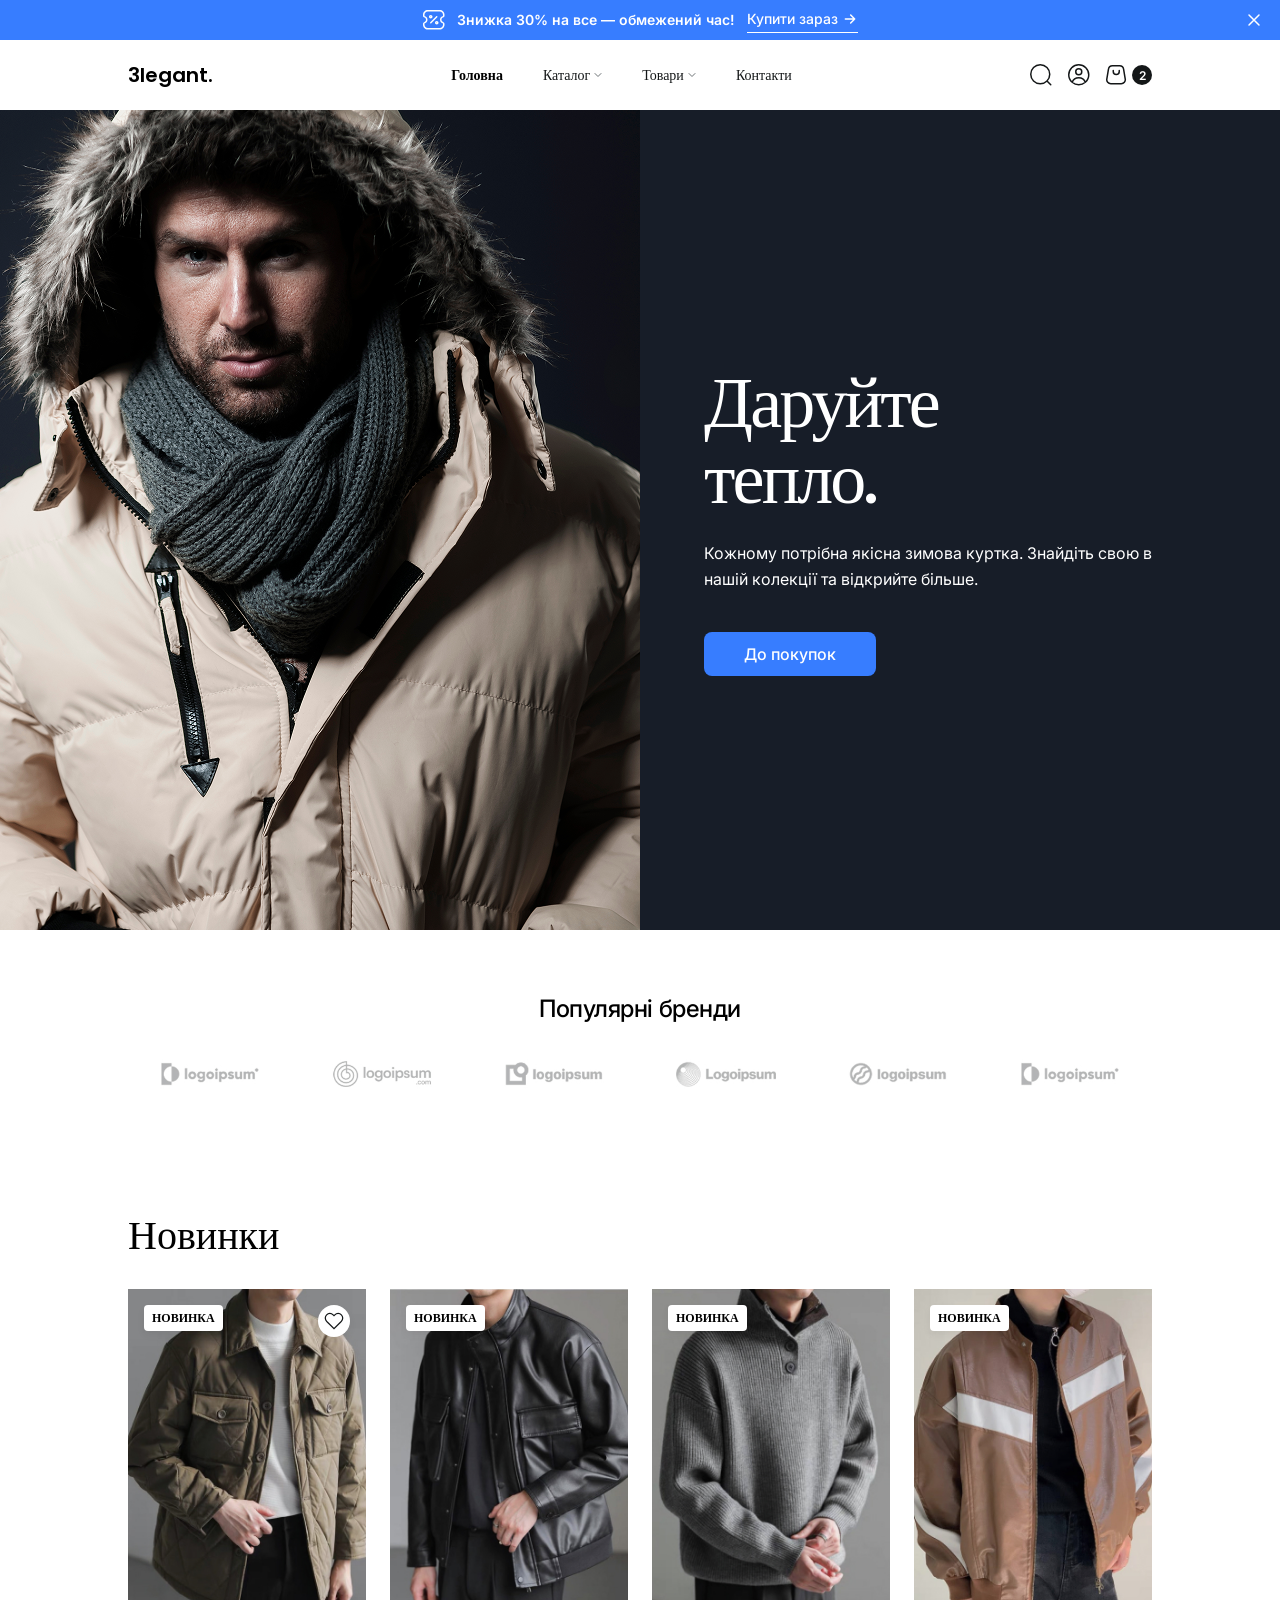
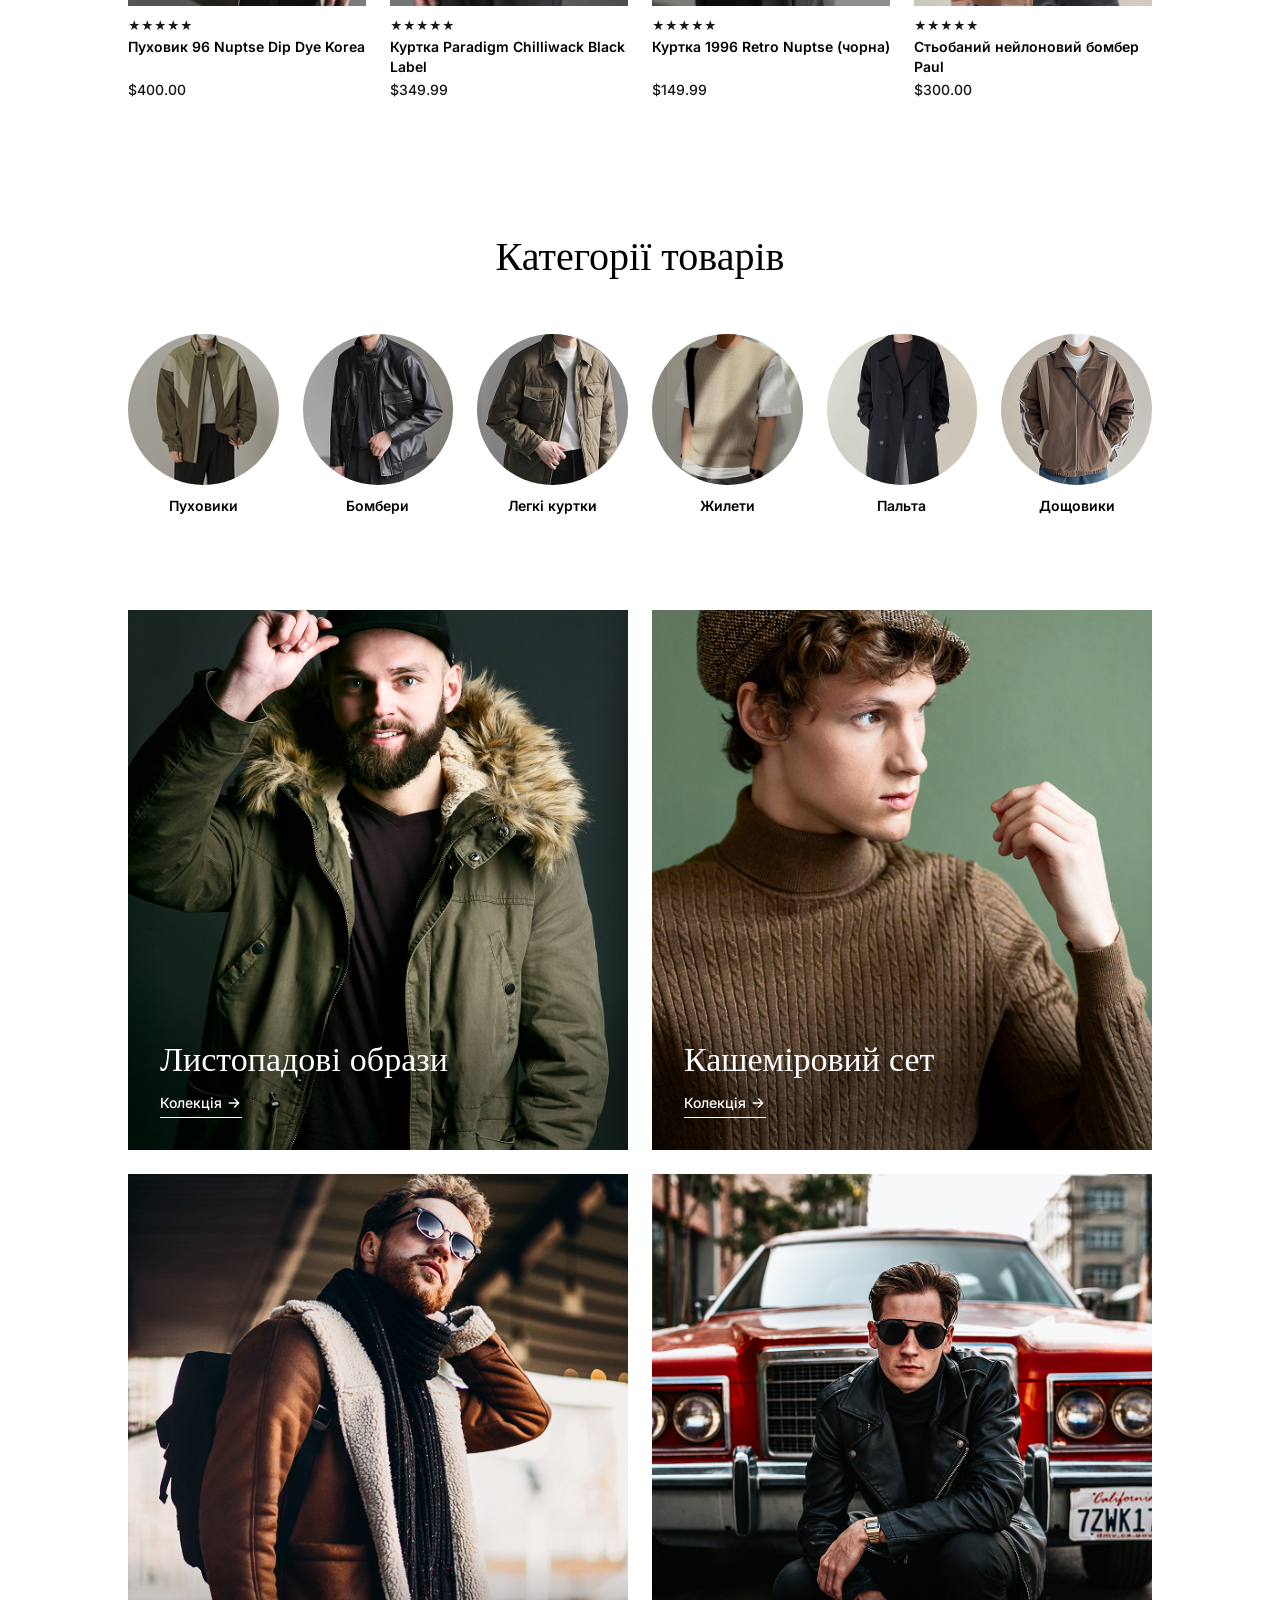
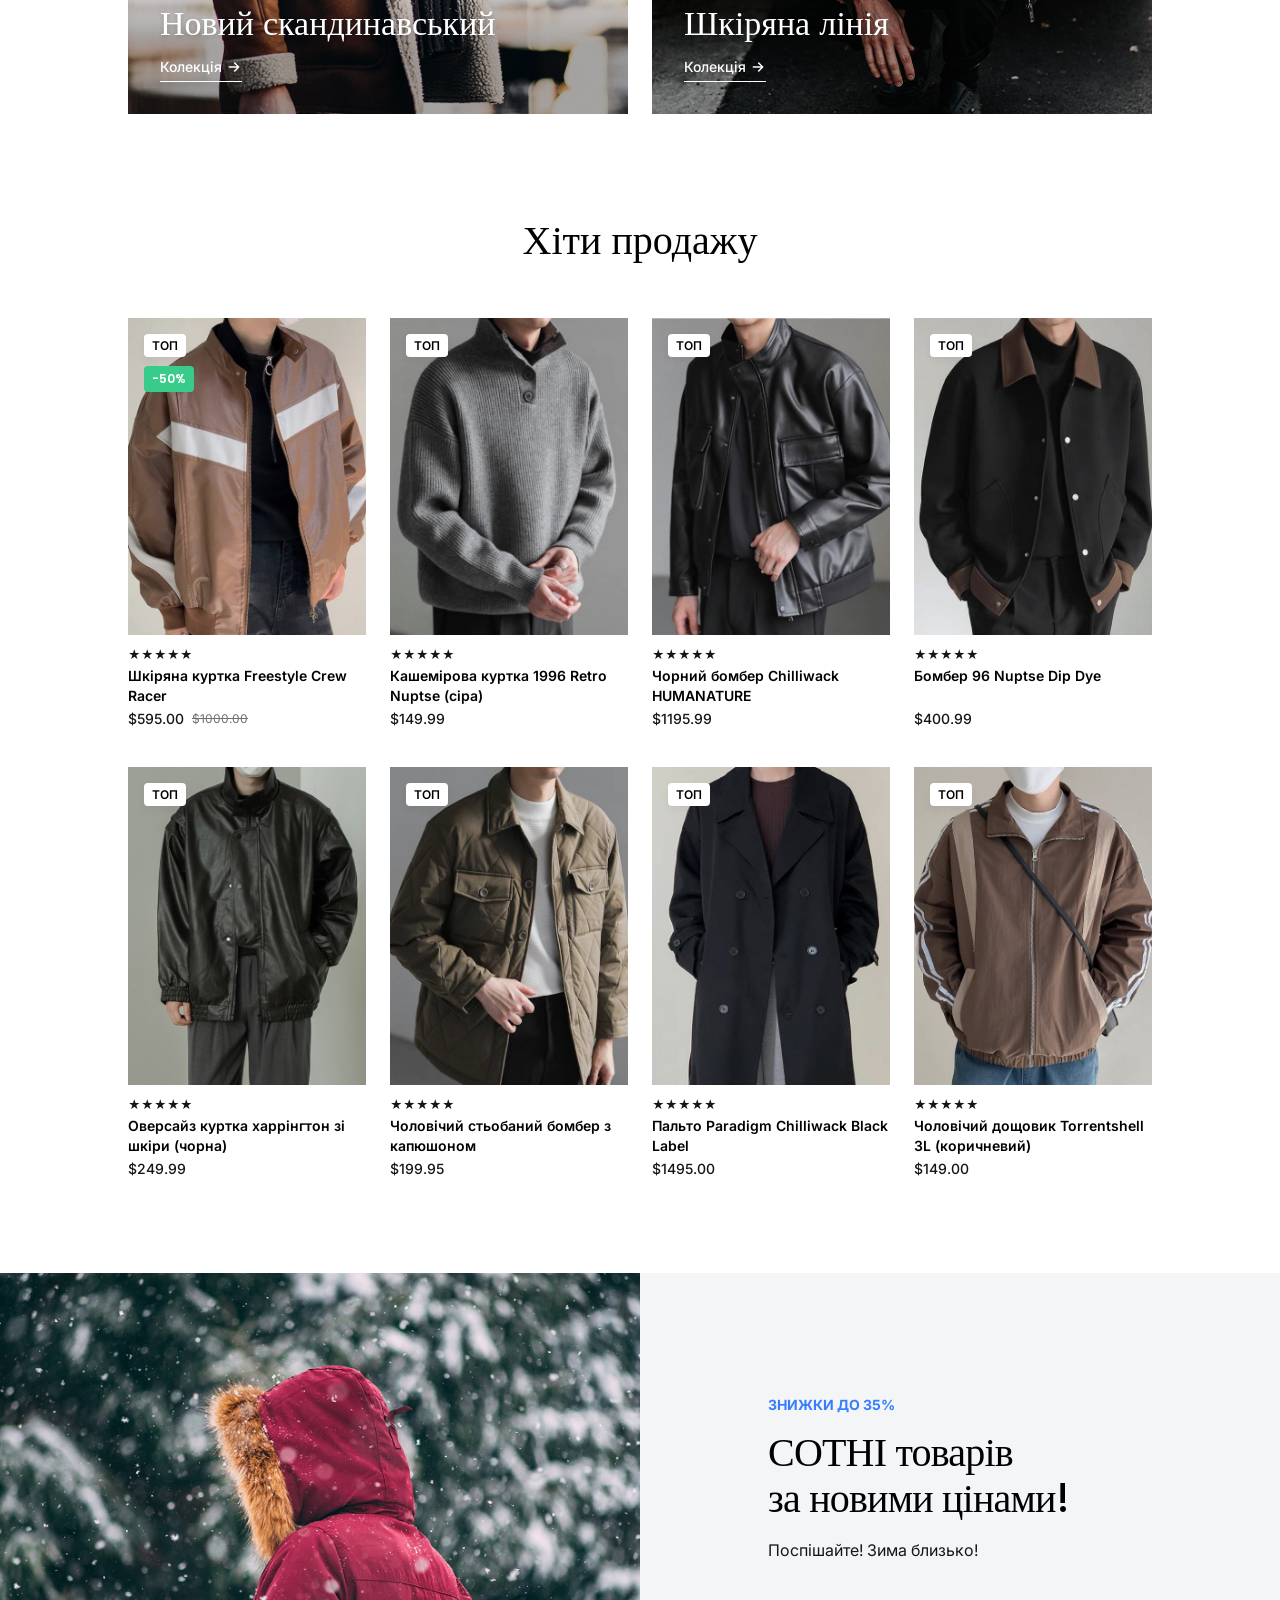
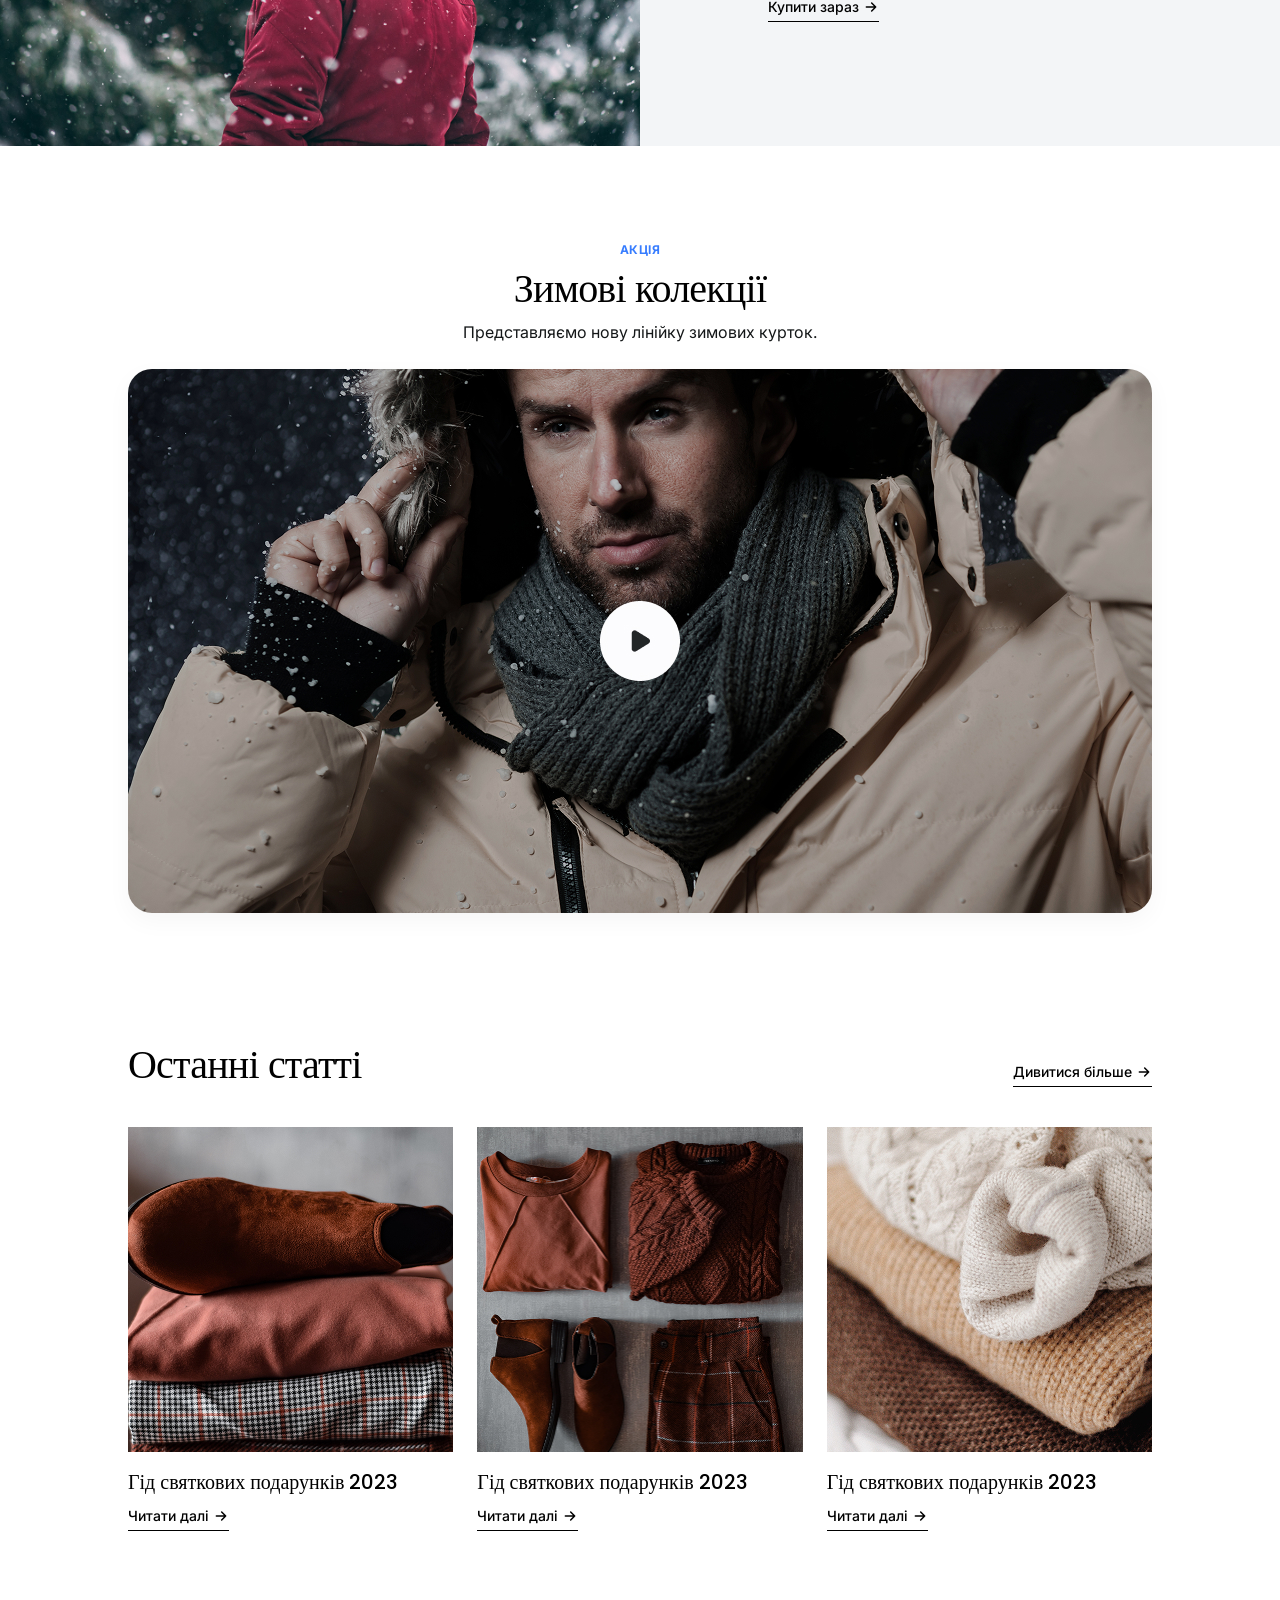
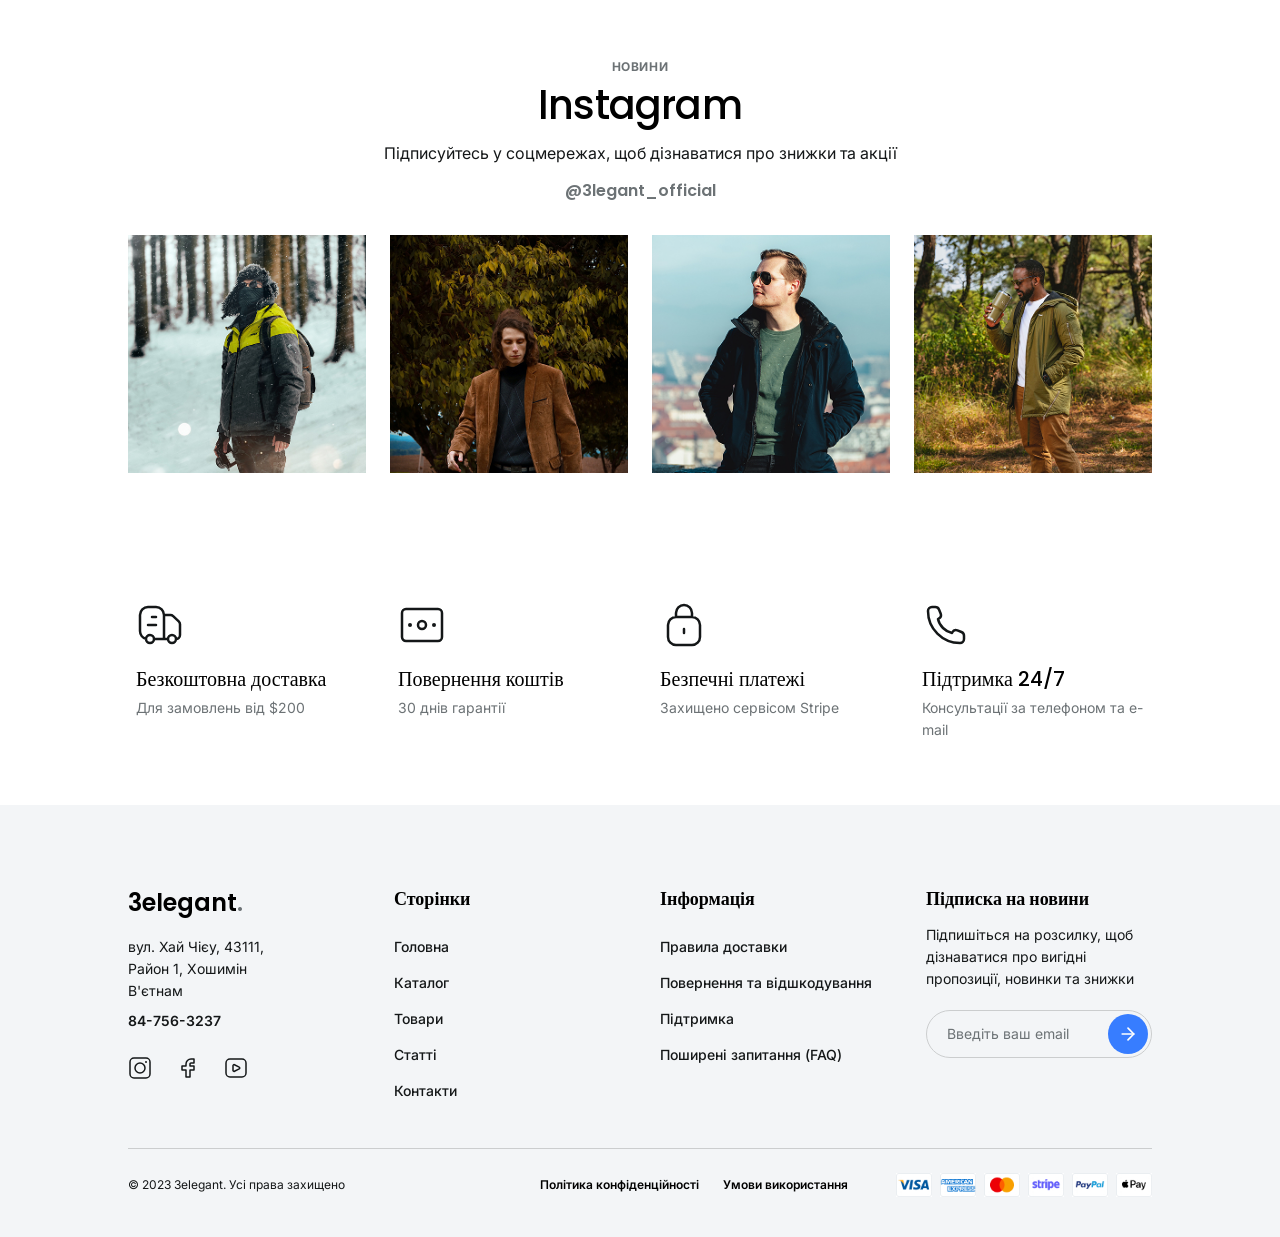
<file: index.html>
<!DOCTYPE html>
<html lang="uk">
<head>
  <meta charset="UTF-8">
  <meta name="viewport" content="width=device-width, initial-scale=1.0">
  <title>3legant</title>
  <script src="assets/js/script.js" defer></script>
  <link rel="stylesheet" href="assets/css/style.css">
</head>


<div class="cart-modal-overlay" id="cartModal">
  <div class="cart-modal">
    <div class="cart-modal-header">
      <h2>Ваш кошик</h2>
      <button class="cart-close-btn" id="closeCart" aria-label="Закрити"></button>
    </div>
    <div class="cart-modal-body">
      <p>Товарів у кошику: <strong>1</strong></p>
      <div class="cart-item-sample">
        <span>Трекінгова куртка Gore-Tex Pro</span>
        <strong>$310.00</strong>
      </div>
    </div>
    <div class="cart-modal-footer">
      <button type="button" class="btn-buy-full">Оформити замовлення</button>
    </div>
  </div>
</div>

<body>

  <div class="notification-bar">
    <div class="notification-content">
      
      <div class="text-icon-group">
        <svg width="22" height="20" viewBox="0 0 22 20" fill="none" xmlns="http://www.w3.org/2000/svg">
          <path d="M19.7681 12.5856L19.5227 13.2944H19.5227L19.7681 12.5856ZM19.7681 6.91437L20.0135 7.6231V7.6231L19.7681 6.91437ZM1.73189 12.5856L1.97727 13.2944H1.97727L1.73189 12.5856ZM1.73189 6.91437L1.48652 7.6231L1.48652 7.6231L1.73189 6.91437ZM14.2803 7.28033C14.5732 6.98744 14.5732 6.51256 14.2803 6.21967C13.9874 5.92678 13.5126 5.92678 13.2197 6.21967L14.2803 7.28033ZM7.21967 12.2197C6.92678 12.5126 6.92678 12.9874 7.21967 13.2803C7.51256 13.5732 7.98744 13.5732 8.28033 13.2803L7.21967 12.2197ZM4.75 18C2.95507 18 1.5 16.5449 1.5 14.75H0C0 17.3734 2.12665 19.5 4.75 19.5V18ZM20 14.75C20 16.5449 18.5449 18 16.75 18V19.5C19.3734 19.5 21.5 17.3734 21.5 14.75H20ZM16.75 1.5C18.5449 1.5 20 2.95507 20 4.75H21.5C21.5 2.12665 19.3734 0 16.75 0V1.5ZM4.75 0C2.12665 0 0 2.12665 0 4.75H1.5C1.5 2.95507 2.95507 1.5 4.75 1.5V0ZM20.0135 11.8769C19.1315 11.5716 18.5 10.7336 18.5 9.75H17C17 11.3924 18.0554 12.7863 19.5227 13.2944L20.0135 11.8769ZM18.5 9.75C18.5 8.76644 19.1315 7.92844 20.0135 7.6231L19.5227 6.20565C18.0554 6.71367 17 8.10761 17 9.75H18.5ZM3 9.75C3 10.7336 2.36845 11.5716 1.48652 11.8769L1.97727 13.2944C3.44461 12.7863 4.5 11.3924 4.5 9.75H3ZM1.48652 7.6231C2.36845 7.92844 3 8.76644 3 9.75H4.5C4.5 8.10762 3.44462 6.71367 1.97727 6.20565L1.48652 7.6231ZM21.5 5.75V4.75H20V5.75H21.5ZM20 13.75V14.75H21.5V13.75H20ZM0 13.75V14.75H1.5V13.75H0ZM1.5 5.75V4.75H0V5.75H1.5ZM16.75 18H4.75V19.5H16.75V18ZM16.75 0H4.75V1.5H16.75V0ZM1.48652 11.8769C0.807846 12.1119 0 12.7475 0 13.75H1.5C1.5 13.6941 1.52081 13.6208 1.60172 13.5313C1.6866 13.4373 1.81974 13.3489 1.97727 13.2944L1.48652 11.8769ZM20.0135 7.6231C20.6922 7.38813 21.5 6.75246 21.5 5.75H20C20 5.80587 19.9792 5.87917 19.8983 5.96871C19.8134 6.06265 19.6803 6.15111 19.5227 6.20565L20.0135 7.6231ZM1.97727 6.20565C1.81974 6.15111 1.6866 6.06265 1.60172 5.96871C1.52081 5.87917 1.5 5.80587 1.5 5.75H0C0 6.75246 0.807846 7.38813 1.48652 7.6231L1.97727 6.20565ZM19.5227 13.2944C19.6803 13.3489 19.8134 13.4373 19.8983 13.5313C19.9792 13.6208 20 13.6941 20 13.75H21.5C21.5 12.7475 20.6922 12.1119 20.0135 11.8769L19.5227 13.2944ZM8 6.75C8 6.88807 7.88807 7 7.75 7V8.5C8.7165 8.5 9.5 7.7165 9.5 6.75H8ZM7.75 7C7.61193 7 7.5 6.88807 7.5 6.75H6C6 7.7165 6.7835 8.5 7.75 8.5V7ZM7.5 6.75C7.5 6.61193 7.61193 6.5 7.75 6.5V5C6.7835 5 6 5.7835 6 6.75H7.5ZM7.75 6.5C7.88807 6.5 8 6.61193 8 6.75H9.5C9.5 5.7835 8.7165 5 7.75 5V6.5ZM14 12.75C14 12.8881 13.8881 13 13.75 13V14.5C14.7165 14.5 15.5 13.7165 15.5 12.75H14ZM13.75 13C13.6119 13 13.5 12.8881 13.5 12.75H12C12 13.7165 12.7835 14.5 13.75 14.5V13ZM13.5 12.75C13.5 12.6119 13.6119 12.5 13.75 12.5V11C12.7835 11 12 11.7835 12 12.75H13.5ZM13.75 12.5C13.8881 12.5 14 12.6119 14 12.75H15.5C15.5 11.7835 14.7165 11 13.75 11V12.5ZM13.2197 6.21967L7.21967 12.2197L8.28033 13.2803L14.2803 7.28033L13.2197 6.21967Z" fill="#FEFEFE"/>
        </svg>
        <span class="promo-text">Знижка 30% на все — обмежений час!</span>
      </div>
      
      <a href="#" class="shop-now-btn">
        Купити зараз
        <svg width="16" height="16" viewBox="0 0 16 16" fill="none" xmlns="http://www.w3.org/2000/svg">
          <path d="M3.33331 8H12.6666M12.6666 8L8.66665 4M12.6666 8L8.66665 12" stroke="currentColor" stroke-width="1.5" stroke-linecap="round" stroke-linejoin="round"/>
        </svg>
      </a>
      
    </div>
    
    <button class="close-btn" aria-label="Закрити сповіщення">
      <svg width="20" height="20" viewBox="0 0 20 20" fill="none" xmlns="http://www.w3.org/2000/svg">
        <path d="M15 5L5 15M5 5L15 15" stroke="currentColor" stroke-width="1.5" stroke-linecap="round" stroke-linejoin="round"/>
      </svg>
    </button>
  </div>

  <header class="main-header">
    <div class="header-container">
      <button class="burger-menu" aria-label="Відкрити меню">
        <span></span>
        <span></span>
        <span></span>
      </button>

      <a href="#" class="logo">3legant.</a>

      <nav class="nav-menu">
        <a href="#home" class="nav-link active">Головна</a>
        <a href="catalog.html" class="nav-link dropdown">Каталог</a>
        <a href="product.html" class="nav-link dropdown">Товари</a>
        <a href="contact.html" class="nav-link">Контакти</a>
      </nav>

      <div class="header-icons">
        <button class="icon-btn search-btn" aria-label="Пошук">
          <svg width="22" height="22" viewBox="0 0 22 22" fill="none" xmlns="http://www.w3.org/2000/svg">
            <path d="M17.25 17.25L20.75 20.75M19.75 10.25C19.75 5.00329 15.4967 0.75 10.25 0.75C5.00329 0.75 0.75 5.00329 0.75 10.25C0.75 15.4967 5.00329 19.75 10.25 19.75C15.4967 19.75 19.75 15.4967 19.75 10.25Z" stroke="#141718" stroke-width="1.5" stroke-linecap="round" stroke-linejoin="round"/>
          </svg>
        </button>

        <button class="icon-btn profile-btn" aria-label="Профіль">
          <svg width="22" height="22" viewBox="0 0 22 22" fill="none" xmlns="http://www.w3.org/2000/svg">
            <path d="M17.3088 18.2988C16.3154 15.6418 13.7536 13.75 10.75 13.75C7.74638 13.75 5.1846 15.6418 4.19117 18.2988M4.19117 18.2988C5.94694 19.8256 8.24052 20.75 10.75 20.75C13.2595 20.75 15.5531 19.8256 17.3088 18.2988C19.4172 16.4654 20.75 13.7634 20.75 10.75C20.75 5.22715 16.2728 0.75 10.75 0.75C5.22715 0.75 0.75 5.22715 0.75 10.75C0.75 13.7634 2.08285 16.4654 4.19117 18.2988ZM13.75 7.75C13.75 9.40685 12.4069 10.75 10.75 10.75C9.09315 10.75 7.75 9.40685 7.75 7.75C7.75 6.09315 9.09315 4.75 10.75 4.75C12.4069 4.75 13.75 6.09315 13.75 7.75Z" stroke="#141718" stroke-width="1.5" stroke-linejoin="round"/>
          </svg>
        </button>

        <div class="cart-wrapper">
          <a href="#" class="cart-link" aria-label="Кошик">
            <svg width="21" height="20" viewBox="0 0 21 20" fill="none" xmlns="http://www.w3.org/2000/svg">
              <path d="M13.6408 0.75H6.41784C4.46248 0.75 2.79372 2.16365 2.47226 4.0924L0.805597 14.0924C0.399243 16.5305 2.27942 18.75 4.75117 18.75H15.3075C17.7792 18.75 19.6594 16.5305 19.2531 14.0924L17.5864 4.0924C17.2649 2.16365 15.5962 0.75 13.6408 0.75Z" stroke="#141718" stroke-width="1.5" stroke-linejoin="round"/>
              <path d="M7.25 5.5L7.25 6.5C7.25 8.15685 8.59315 9.5 10.25 9.5C11.9069 9.5 13.25 8.15685 13.25 6.5V5.5" stroke="#141718" stroke-width="1.5" stroke-linecap="round" stroke-linejoin="round"/>
            </svg>
          </a>
          <div class="cart-badge">2</div>
        </div>
      </div>
    </div> 
  </header>

  <section class="hero-section">
    <div class="hero-image-box">
      <img src="assets/images/header-man-in-jacket.png" alt="Чоловік у зимовій куртці" class="hero-img">
    </div>
    <div class="hero-content-box">
      <div class="hero-text-container">
        <h1 class="hero-title">Даруйте<br>тепло.</h1>
        <p class="hero-description">Кожному потрібна якісна зимова куртка. Знайдіть свою в нашій колекції та відкрийте більше.</p>
        <a href="#" class="hero-btn">До покупок</a>
      </div>
    </div>
  </section>

  <section class="brands-section">
    <h2 class="section-title-small">Популярні бренди</h2>
    <div class="brands-container">
      <div class="brands-grid">
        <div class="brand-item"><img src="assets/images/logo01.jpg" alt="Логотип 1"></div>
        <div class="brand-item"><img src="assets/images/logo04.jpg" alt="Логотип 2"></div>
        <div class="brand-item"><img src="assets/images/logo05.jpg" alt="Логотип 3"></div>
        <div class="brand-item"><img src="assets/images/logo02.jpg" alt="Логотип 4"></div>
        <div class="brand-item"><img src="assets/images/logo03.jpg" alt="Логотип 5"></div>
        <div class="brand-item"><img src="assets/images/logo6.jpg"  alt="Логотип 6"></div>
      </div>
      <div class="brands-arrows">
        <button class="arrow-btn" aria-label="Попередній бренд"></button>
        <button class="arrow-btn" aria-label="Наступний бренд"></button>
      </div>
    </div>
  </section>

  <section class="products-section">
    <div class="products-header">
      <h2 class="section-title">Новинки</h2>
      <div class="slider-dots">
        <span class="dot active"></span>
        <span class="dot"></span>
        <span class="dot"></span>
      </div>
    </div>
    
    <div class="products-slider">
      <div class="product-card">
        <div class="product-image-box">
          <span class="badge-new">НОВИНКА</span>
          <button class="wishlist-btn" aria-label="Додати до списку бажань">
            <svg width="20" height="20" viewBox="0 0 24 24" fill="none" stroke="currentColor" stroke-width="1.5"><path d="M20.84 4.61a5.5 5.5 0 0 0-7.78 0L12 5.67l-1.06-1.06a5.5 5.5 0 0 0-7.78 7.78l1.06 1.06L12 21.23l7.78-7.78 1.06-1.06a5.5 5.5 0 0 0 0-7.78z"></path></svg>
          </button>
          <img src="assets/images/placeholder.jpg" alt="Пуховик 96 Nuptse Dip Dye Korea" class="product-img">
          <button class="add-to-cart-btn">У кошик</button>
        </div>
        <div class="product-info">
          <div class="stars">★★★★★</div>
          <h3 class="product-name">Пуховик 96 Nuptse Dip Dye Korea</h3>
          <span class="product-price">$400.00</span>
        </div>
      </div>

      <div class="product-card">
        <div class="product-image-box">
          <span class="badge-new">НОВИНКА</span>
          <img src="assets/images/placeholder-1.jpg" alt="Куртка Paradigm Chilliwack Black Label" class="product-img">
          <button class="add-to-cart-btn">У кошик</button>
        </div>
        <div class="product-info">
          <div class="stars">★★★★★</div>
          <h3 class="product-name">Куртка Paradigm Chilliwack Black Label</h3>
          <span class="product-price">$349.99</span>
        </div>
      </div>

      <div class="product-card">
        <div class="product-image-box">
          <span class="badge-new">НОВИНКА</span>
          <img src="assets/images/placeholder-2.jpg" alt="Куртка 1996 Retro Nuptse чорна" class="product-img">
          <button class="add-to-cart-btn">У кошик</button>
        </div>
        <div class="product-info">
          <div class="stars">★★★★★</div>
          <h3 class="product-name">Куртка 1996 Retro Nuptse (чорна)</h3>
          <span class="product-price">$149.99</span>
        </div>
      </div>

      <div class="product-card">
        <div class="product-image-box">
          <span class="badge-new">НОВИНКА</span>
          <img src="assets/images/placeholder-3.jpg" alt="Стьобаний бомбер Paul" class="product-img">
          <button class="add-to-cart-btn">У кошик</button>
        </div>
        <div class="product-info">
          <div class="stars">★★★★★</div>
          <h3 class="product-name">Стьобаний нейлоновий бомбер Paul</h3>
          <span class="product-price">$300.00</span>
        </div>
      </div>
    </div>
  </section>

  <section class="categories-section">
    <h2 class="categories-main-title">Категорії товарів</h2>
    <div class="categories-grid">
      <div class="category-item">
        <div class="category-img-box"><img src="assets/images/puffers.jpg" alt="Пуховики"></div>
        <span class="category-name">Пуховики</span>
      </div>
      <div class="category-item">
        <div class="category-img-box"><img src="assets/images/bombers.jpg" alt="Бомбери"></div>
        <span class="category-name">Бомбери</span>
      </div>
      <div class="category-item">
        <div class="category-img-box"><img src="assets/images/lightweigt-jackets.jpg" alt="Легкі куртки"></div>
        <span class="category-name">Легкі куртки</span>
      </div>
      <div class="category-item">
        <div class="category-img-box"><img src="assets/images/gilets.jpg" alt="Жилети"></div>
        <span class="category-name">Жилети</span>
      </div>
      <div class="category-item">
        <div class="category-img-box"><img src="assets/images/coats.jpg" alt="Пальта"></div>
        <span class="category-name">Пальта</span>
      </div>
      <div class="category-item">
        <div class="category-img-box"><img src="assets/images/rainwear.jpg" alt="Дощовики"></div>
        <span class="category-name">Дощовики</span>
      </div>
    </div>
  </section>

  <section class="collections-section">
    <div class="collections-grid">
      
      <div class="collection-card">
        <img src="assets/images/november-outfits.jpg" alt="Листопадові образи" class="collection-img">
        <div class="collection-content">
          <h2 class="collection-title">Листопадові образи</h2>
          <a href="#" class="collection-link">
            Колекція
            <svg width="16" height="16" viewBox="0 0 16 16" fill="none" stroke="currentColor" stroke-width="1.5">
              <path d="M3.33331 8H12.6666M12.6666 8L8.66665 4M12.6666 8L8.66665 12" stroke-linecap="round" stroke-linejoin="round"/>
            </svg>
          </a>
        </div>
      </div>

      <div class="collection-card">
        <img src="assets/images/cashmere-set.jpg" alt="Кашеміровий сет" class="collection-img">
        <div class="collection-content">
          <h2 class="collection-title">Кашеміровий сет</h2>
          <a href="#" class="collection-link">
            Колекція
            <svg width="16" height="16" viewBox="0 0 16 16" fill="none" stroke="currentColor" stroke-width="1.5">
              <path d="M3.33331 8H12.6666M12.6666 8L8.66665 4M12.6666 8L8.66665 12" stroke-linecap="round" stroke-linejoin="round"/>
            </svg>
          </a>
        </div>
      </div>

      <div class="collection-card">
        <img src="assets/images/new-nordic.jpg" alt="Новий скандинавський стиль" class="collection-img">
        <div class="collection-content">
          <h2 class="collection-title">Новий скандинавський</h2>
          <a href="#" class="collection-link">
            Колекція
            <svg width="16" height="16" viewBox="0 0 16 16" fill="none" stroke="currentColor" stroke-width="1.5">
              <path d="M3.33331 8H12.6666M12.6666 8L8.66665 4M12.6666 8L8.66665 12" stroke-linecap="round" stroke-linejoin="round"/>
            </svg>
          </a>
        </div>
      </div>

      <div class="collection-card">
        <img src="assets/images/leather.jpg" alt="Шкіряна колекція" class="collection-img">
        <div class="collection-content">
          <h2 class="collection-title">Шкіряна лінія</h2>
          <a href="#" class="collection-link">
            Колекція
            <svg width="16" height="16" viewBox="0 0 16 16" fill="none" stroke="currentColor" stroke-width="1.5">
              <path d="M3.33331 8H12.6666M12.6666 8L8.66665 4M12.6666 8L8.66665 12" stroke-linecap="round" stroke-linejoin="round"/>
            </svg>
          </a>
        </div>
      </div>

    </div>
  </section>

  <section id="shop" class="bestseller-section">
    <h2 class="bestseller-main-title">Хіти продажу</h2>
    <div class="bestseller-grid">
      
      <div class="product-card">
        <div class="product-image-box">
          <span class="badge-hot">ТОП</span>
          <span class="badge-sale">-50%</span>
          <img src="assets/images/best-seller1.jpg" alt="Шкіряна куртка Freestyle Crew Racer" class="product-img">
          <button class="add-to-cart-btn">У кошик</button>
        </div>
        <div class="product-info">
          <div class="stars">★★★★★</div>
          <h3 class="product-name">Шкіряна куртка Freestyle Crew Racer</h3>
          <div class="price-wrapper">
            <span class="product-price">$595.00</span>
            <span class="product-old-price">$1000.00</span>
          </div>
        </div>
      </div>

      <div class="product-card">
        <div class="product-image-box">
          <span class="badge-hot">ТОП</span>
          <img src="assets/images/best-seller2.jpg" alt="Кашемірова куртка 1996 Retro Nuptse сіра" class="product-img">
          <button class="add-to-cart-btn">У кошик</button>
        </div>
        <div class="product-info">
          <div class="stars">★★★★★</div>
          <h3 class="product-name">Кашемірова куртка 1996 Retro Nuptse (сіра)</h3>
          <div class="price-wrapper">
            <span class="product-price">$149.99</span>
          </div>
        </div>
      </div>

      <div class="product-card">
        <div class="product-image-box">
          <span class="badge-hot">ТОП</span>
          <img src="assets/images/best-seller3.jpg" alt="Чорний бомбер Chilliwack HUMANATURE" class="product-img">
          <button class="add-to-cart-btn">У кошик</button>
        </div>
        <div class="product-info">
          <div class="stars">★★★★★</div>
          <h3 class="product-name">Чорний бомбер Chilliwack HUMANATURE</h3>
          <div class="price-wrapper">
            <span class="product-price">$1195.99</span>
          </div>
        </div>
      </div>

      <div class="product-card">
        <div class="product-image-box">
          <span class="badge-hot">ТОП</span>
          <img src="assets/images/best-seller4.jpg" alt="Бомбер 96 Nuptse Dip Dye" class="product-img">
          <button class="add-to-cart-btn">У кошик</button>
        </div>
        <div class="product-info">
          <div class="stars">★★★★★</div>
          <h3 class="product-name">Бомбер 96 Nuptse Dip Dye</h3>
          <div class="price-wrapper">
            <span class="product-price">$400.99</span>
          </div>
        </div>
      </div>

      <div class="product-card">
        <div class="product-image-box">
          <span class="badge-hot">ТОП</span>
          <img src="assets/images/best-seller5.jpg" alt="Оверсайз куртка харрінгтон із натуральної шкіри" class="product-img">
          <button class="add-to-cart-btn">У кошик</button>
        </div>
        <div class="product-info">
          <div class="stars">★★★★★</div>
          <h3 class="product-name">Оверсайз куртка харрінгтон зі шкіри (чорна)</h3>
          <div class="price-wrapper">
            <span class="product-price">$249.99</span>
          </div>
        </div>
      </div>

      <div class="product-card">
        <div class="product-image-box">
          <span class="badge-hot">ТОП</span>
          <img src="assets/images/best-seller6.jpg" alt="Чоловічий стьобаний бомбер з капюшоном" class="product-img">
          <button class="add-to-cart-btn">У кошик</button>
        </div>
        <div class="product-info">
          <div class="stars">★★★★★</div>
          <h3 class="product-name">Чоловічий стьобаний бомбер з капюшоном</h3>
          <div class="price-wrapper">
            <span class="product-price">$199.95</span>
          </div>
        </div>
      </div>

      <div class="product-card">
        <div class="product-image-box">
          <span class="badge-hot">ТОП</span>
          <img src="assets/images/best-seller7.jpg" alt="Пальто Paradigm Chilliwack Black Label" class="product-img">
          <button class="add-to-cart-btn">У кошик</button>
        </div>
        <div class="product-info">
          <div class="stars">★★★★★</div>
          <h3 class="product-name">Пальто Paradigm Chilliwack Black Label</h3>
          <div class="price-wrapper">
            <span class="product-price">$1495.00</span>
          </div>
        </div>
      </div>

      <div class="product-card">
        <div class="product-image-box">
          <span class="badge-hot">ТОП</span>
          <img src="assets/images/best-seller8.jpg" alt="Чоловіча куртка-дощовик Torrentshell 3L" class="product-img">
          <button class="add-to-cart-btn">У кошик</button>
        </div>
        <div class="product-info">
          <div class="stars">★★★★★</div>
          <h3 class="product-name">Чоловічий дощовик Torrentshell 3L (коричневий)</h3>
          <div class="price-wrapper">
            <span class="product-price">$149.00</span>
          </div>
        </div>
      </div>

    </div>
  </section>

  <section class="promo-banner-section">
    <div class="promo-banner-container">
      
      <div class="promo-banner-image-box">
        <img src="assets/images/promo-banner.jpg" alt="Зимовий розпродаж" class="promo-banner-img">
      </div>
      
      <div class="promo-banner-content-box">
        <div class="promo-banner-text-container">
          <span class="promo-banner-badge">ЗНИЖКИ ДО 35%</span>
          <h2 class="promo-banner-title">СОТНІ товарів<br>за новими цінами!</h2>
          <p class="promo-banner-description">Поспішайте! Зима близько!</p>
          <a href="#" class="promo-banner-link">
            Купити зараз
            <svg width="16" height="16" viewBox="0 0 16 16" fill="none" stroke="currentColor" stroke-width="1.5">
              <path d="M3.33331 8H12.6666M12.6666 8L8.66665 4M12.6666 8L8.66665 12" stroke-linecap="round" stroke-linejoin="round"/>
            </svg>
          </a>
        </div>
      </div>

    </div>
  </section>

  <section class="video-promo-section">
    <div class="video-promo-header">
      <span class="video-promo-badge">АКЦІЯ</span>
      <h2 class="video-promo-title">Зимові колекції</h2>
      <p class="video-promo-subtitle">Представляємо нову лінійку зимових курток.</p>
    </div>
    
    <div class="video-promo-container">
      <img src="assets/images/video.jpg" alt="Відео зимової колекції" class="video-promo-img">
    </div>
  </section>

  <section id="articles" class="articles-section">
    <div class="articles-header">
      <h2 class="articles-main-title">Останні статті</h2>
      <a href="#" class="view-more-link">
        Дивитися більше
        <svg width="16" height="16" viewBox="0 0 16 16" fill="none" stroke="currentColor" stroke-width="1.5">
          <path d="M3.33331 8H12.6666M12.6666 8L8.66665 4M12.6666 8L8.66665 12" stroke-linecap="round" stroke-linejoin="round"/>
        </svg>
      </a>
    </div>

    <div class="articles-grid">
      <article class="article-card">
        <div class="article-image-box">
          <img src="assets/images/article1.jpg" alt="Гід святкових подарунків 2023" class="article-img">
        </div>
        <div class="article-info">
          <h3 class="article-title">Гід святкових подарунків 2023</h3>
          <a href="#" class="article-link">
            Читати далі
            <svg width="16" height="16" viewBox="0 0 16 16" fill="none" stroke="currentColor" stroke-width="1.5">
              <path d="M3.33331 8H12.6666M12.6666 8L8.66665 4M12.6666 8L8.66665 12" stroke-linecap="round" stroke-linejoin="round"/>
            </svg>
          </a>
        </div>
      </article>

      <article class="article-card">
        <div class="article-image-box">
          <img src="assets/images/article2.jpg" alt="Гід святкових подарунків 2023" class="article-img">
        </div>
        <div class="article-info">
          <h3 class="article-title">Гід святкових подарунків 2023</h3>
          <a href="#" class="article-link">
            Читати далі
            <svg width="16" height="16" viewBox="0 0 16 16" fill="none" stroke="currentColor" stroke-width="1.5">
              <path d="M3.33331 8H12.6666M12.6666 8L8.66665 4M12.6666 8L8.66665 12" stroke-linecap="round" stroke-linejoin="round"/>
            </svg>
          </a>
        </div>
      </article>

      <article class="article-card">
        <div class="article-image-box">
          <img src="assets/images/article3.jpg" alt="Гід святкових подарунків 2023" class="article-img">
        </div>
        <div class="article-info">
          <h3 class="article-title">Гід святкових подарунків 2023</h3>
          <a href="#" class="article-link">
            Читати далі
            <svg width="16" height="16" viewBox="0 0 16 16" fill="none" stroke="currentColor" stroke-width="1.5">
              <path d="M3.33331 8H12.6666M12.6666 8L8.66665 4M12.6666 8L8.66665 12" stroke-linecap="round" stroke-linejoin="round"/>
            </svg>
          </a>
        </div>
      </article>
    </div>
  </section>

  <section class="instagram-features-section">
    <div class="instagram-container">
      <div class="instagram-header">
        <span class="instagram-badge">НОВИНИ</span>
        <h2 class="instagram-title">Instagram</h2>
        <p class="instagram-subtitle">Підписуйтесь у соцмережах, щоб дізнаватися про знижки та акції</p>
        <a href="#" class="instagram-tag">@3legant_official</a>
      </div>
      
      <div class="instagram-grid">
        <div class="instagram-item"><img src="assets/images/insta1.jpg" alt="Фото Instagram"></div>
        <div class="instagram-item"><img src="assets/images/insta2.jpg" alt="Фото Instagram"></div>
        <div class="instagram-item"><img src="assets/images/insta3.jpg" alt="Фото Instagram"></div>
        <div class="instagram-item"><img src="assets/images/insta4.jpg" alt="Фото Instagram"></div>
      </div>
    </div>

    <div class="features-container">
      <div class="features-grid">
        
        <div class="feature-item">
          <div class="feature-icon">
            <svg width="48" height="48" viewBox="0 0 48 48" fill="none" xmlns="http://www.w3.org/2000/svg">
              <path d="M28 38V14M28 38H32M28 38H18M28 14C28 9.58172 24.4183 6 20 6H12C7.58172 6 4 9.58172 4 14V30C4 33.7304 6.55333 36.8645 10.0077 37.7499M28 14H34.4182C35.4344 14 36.4126 14.3868 37.154 15.0819L42.7358 20.3148C43.5424 21.071 44 22.1273 44 23.2329V34C44 36.2091 42.2091 38 40 38M40 38C40 40.2091 38.2091 42 36 42C33.7909 42 32 40.2091 32 38M40 38C40 35.7909 38.2091 34 36 34C33.7909 34 32 35.7909 32 38M18 38C18 40.2091 16.2091 42 14 42C11.7909 42 10 40.2091 10 38C10 37.916 10.0026 37.8326 10.0077 37.7499M18 38C18 35.7909 16.2091 34 14 34C11.8748 34 10.1368 35.6573 10.0077 37.7499" stroke="#141718" stroke-width="2.5"/>
              <path d="M20 16H16" stroke="#141718" stroke-width="2.5" stroke-linecap="round" stroke-linejoin="round"/>
              <path d="M20 24H12" stroke="#141718" stroke-width="2.5" stroke-linecap="round" stroke-linejoin="round"/>
            </svg>
          </div>
          <h3 class="feature-title">Безкоштовна доставка</h3>
          <p class="feature-text">Для замовлень від $200</p>
        </div>

        <div class="feature-item">
          <div class="feature-icon">
            <svg width="48" height="48" viewBox="0 0 48 48" fill="none" xmlns="http://www.w3.org/2000/svg">
              <rect x="4" y="8" width="40" height="32" rx="4" stroke="#141718" stroke-width="2.5"/>
              <circle cx="4" cy="4" r="4" transform="matrix(1 0 0 -1 20 28)" stroke="#141718" stroke-width="2.5"/>
              <circle cx="2" cy="2" r="2" transform="matrix(1 0 0 -1 34 26)" fill="#141718"/>
              <circle cx="2" cy="2" r="2" transform="matrix(1 0 0 -1 10 26)" fill="#141718"/>
            </svg>
          </div>
          <h3 class="feature-title">Повернення коштів</h3>
          <p class="feature-text">30 днів гарантії</p>
        </div>

        <div class="feature-item">
          <div class="feature-icon">
            <svg width="48" height="48" viewBox="0 0 48 48" fill="none" xmlns="http://www.w3.org/2000/svg">
              <path d="M32 16H16M32 16C36.4183 16 40 19.5817 40 24V36C40 40.4183 36.4183 44 32 44H16C11.5817 44 8 40.4183 8 36V24C8 19.5817 11.5817 16 16 16M32 16V12C32 7.58172 28.4183 4 24 4C19.5817 4 16 7.58172 16 12V16M24 32V28" stroke="#141718" stroke-width="2.5" stroke-linecap="round"/>
            </svg>
          </div>
          <h3 class="feature-title">Безпечні платежі</h3>
          <p class="feature-text">Захищено сервісом Stripe</p>
        </div>

        <div class="feature-item">
          <div class="feature-icon">
            <svg width="48" height="48" viewBox="0 0 48 48" fill="none" xmlns="http://www.w3.org/2000/svg">
              <path d="M42 38V34.7081C42 33.0725 41.0042 31.6017 39.4856 30.9942L35.4173 29.3669C33.4857 28.5943 31.2844 29.4312 30.354 31.292L30 32C30 32 25 31 21 27C17 23 16 18 16 18L16.708 17.646C18.5688 16.7156 19.4057 14.5143 18.6331 12.5827L17.0058 8.51444C16.3983 6.99581 14.9275 6 13.2919 6H10C7.79086 6 6 7.79086 6 10C6 27.6731 20.3269 42 38 42C40.2091 42 42 40.2091 42 38Z" stroke="#141718" stroke-width="2.5" stroke-linejoin="round"/>
            </svg>
          </div>
          <h3 class="feature-title">Підтримка 24/7</h3>
          <p class="feature-text">Консультації за телефоном та e-mail</p>
        </div>

      </div>
    </div>
  </section>

  <footer id="footer" class="main-footer">
    <div class="footer-top-grid">
      
      <div class="footer-brand-col">
        <a href="#" class="footer-logo">3elegant<span>.</span></a>
        <p class="footer-address">
          вул. Хай Чієу, 43111,<br>
          Район 1, Хошимін<br>
          В'єтнам
        </p>
        <p class="footer-phone">84-756-3237</p>
        
        <div class="footer-socials">
          <a href="#" aria-label="Instagram">
            <svg width="24" height="24" viewBox="0 0 24 24" fill="none" xmlns="http://www.w3.org/2000/svg">
              <rect x="2" y="2" width="20" height="20" rx="4" stroke="#141718" stroke-width="1.5"/>
              <circle cx="18" cy="6" r="1" fill="#141718"/>
              <circle cx="12" cy="12" r="5" stroke="#141718" stroke-width="1.5"/>
            </svg>
          </a>
          
          <a href="#" aria-label="Facebook">
            <svg width="24" height="24" viewBox="0 0 24 24" fill="none" xmlns="http://www.w3.org/2000/svg">
              <path d="M18 3H15C12.2386 3 10 5.23858 10 8V10H6V14H10V21H14V14H18V10H14V8C14 7.44772 14.4477 7 15 7H18V3Z" stroke="#141718" stroke-width="1.5" stroke-linecap="round" stroke-linejoin="round"/>
            </svg>
          </a>
          
          <a href="#" aria-label="YouTube">
            <svg width="24" height="24" viewBox="0 0 24 24" fill="none" xmlns="http://www.w3.org/2000/svg">
              <rect x="2" y="3" width="20" height="18" rx="4" stroke="#141718" stroke-width="1.5"/>
              <path d="M10.4472 8.72361L15.2111 11.1056C15.9482 11.4741 15.9482 12.5259 15.2111 12.8944L10.4472 15.2764C9.78231 15.6088 9 15.1253 9 14.382V9.61803C9 8.87465 9.78231 8.39116 10.4472 8.72361Z" stroke="#141718" stroke-width="1.5" stroke-linecap="round"/>
            </svg>
          </a>
        </div>
      </div>

      <div class="footer-menu-col">
        <div class="footer-accordion-header">
          <h3 class="footer-col-title">Сторінки</h3>
          <svg class="accordion-arrow" width="16" height="16" viewBox="0 0 24 24" fill="none" stroke="currentColor" stroke-width="2"><polyline points="6 9 12 15 18 9"></polyline></svg>
        </div>
        <ul class="footer-links-list">
          <li><a href="index.html">Головна</a></li>
          <li><a href="catalog.html">Каталог</a></li>
          <li><a href="product.html">Товари</a></li>
          <li><a href="#">Статті</a></li>
          <li><a href="contact.html">Контакти</a></li>
        </ul>
      </div>

      <div class="footer-menu-col">
        <div class="footer-accordion-header">
          <h3 class="footer-col-title">Інформація</h3>
          <svg class="accordion-arrow" width="16" height="16" viewBox="0 0 24 24" fill="none" stroke="currentColor" stroke-width="2"><polyline points="6 9 12 15 18 9"></polyline></svg>
        </div>
        <ul class="footer-links-list">
          <li><a href="#">Правила доставки</a></li>
          <li><a href="#">Повернення та відшкодування</a></li>
          <li><a href="#">Підтримка</a></li>
          <li><a href="#">Поширені запитання (FAQ)</a></li>
        </ul>
      </div>

      <div class="footer-newsletter-col">
        <h3 class="footer-col-title accent">Підписка на новини</h3>
        <p class="newsletter-desc">Підпишіться на розсилку, щоб дізнаватися про вигідні пропозиції, новинки та знижки</p>
        <form class="newsletter-form">
          <input type="email" placeholder="Введіть ваш email" required class="newsletter-input">
          <button type="submit" class="newsletter-submit-btn" aria-label="Підписатися">
            <svg width="20" height="20" viewBox="0 0 24 24" fill="none" stroke="currentColor" stroke-width="2" stroke-linecap="round" stroke-linejoin="round">
              <line x1="5" y1="12" x2="19" y2="12"></line>
              <polyline points="12 5 19 12 12 19"></polyline>
            </svg>
          </button>
        </form>
      </div>

    </div>

    <div class="footer-bottom">
      <div class="footer-payments">
        <img src="assets/images/visa.jpg" alt="Visa">
        <img src="assets/images/amex.jpg" alt="American Express">
        <img src="assets/images/mastercard.jpg" alt="Mastercard">
        <img src="assets/images/stripe.jpg" alt="Stripe">
        <img src="assets/images/paypal.jpg" alt="PayPal">
        <img src="assets/images/applepay.jpg" alt="Apple Pay">
      </div>
      
      <div class="footer-legal">
        <a href="#">Політика конфіденційності</a>
        <a href="#">Умови використання</a>
      </div>
      
      <p class="footer-copyright">© 2023 3elegant. Усі права захищено</p>
    </div>
  </footer>

</body>
</html>
</file>
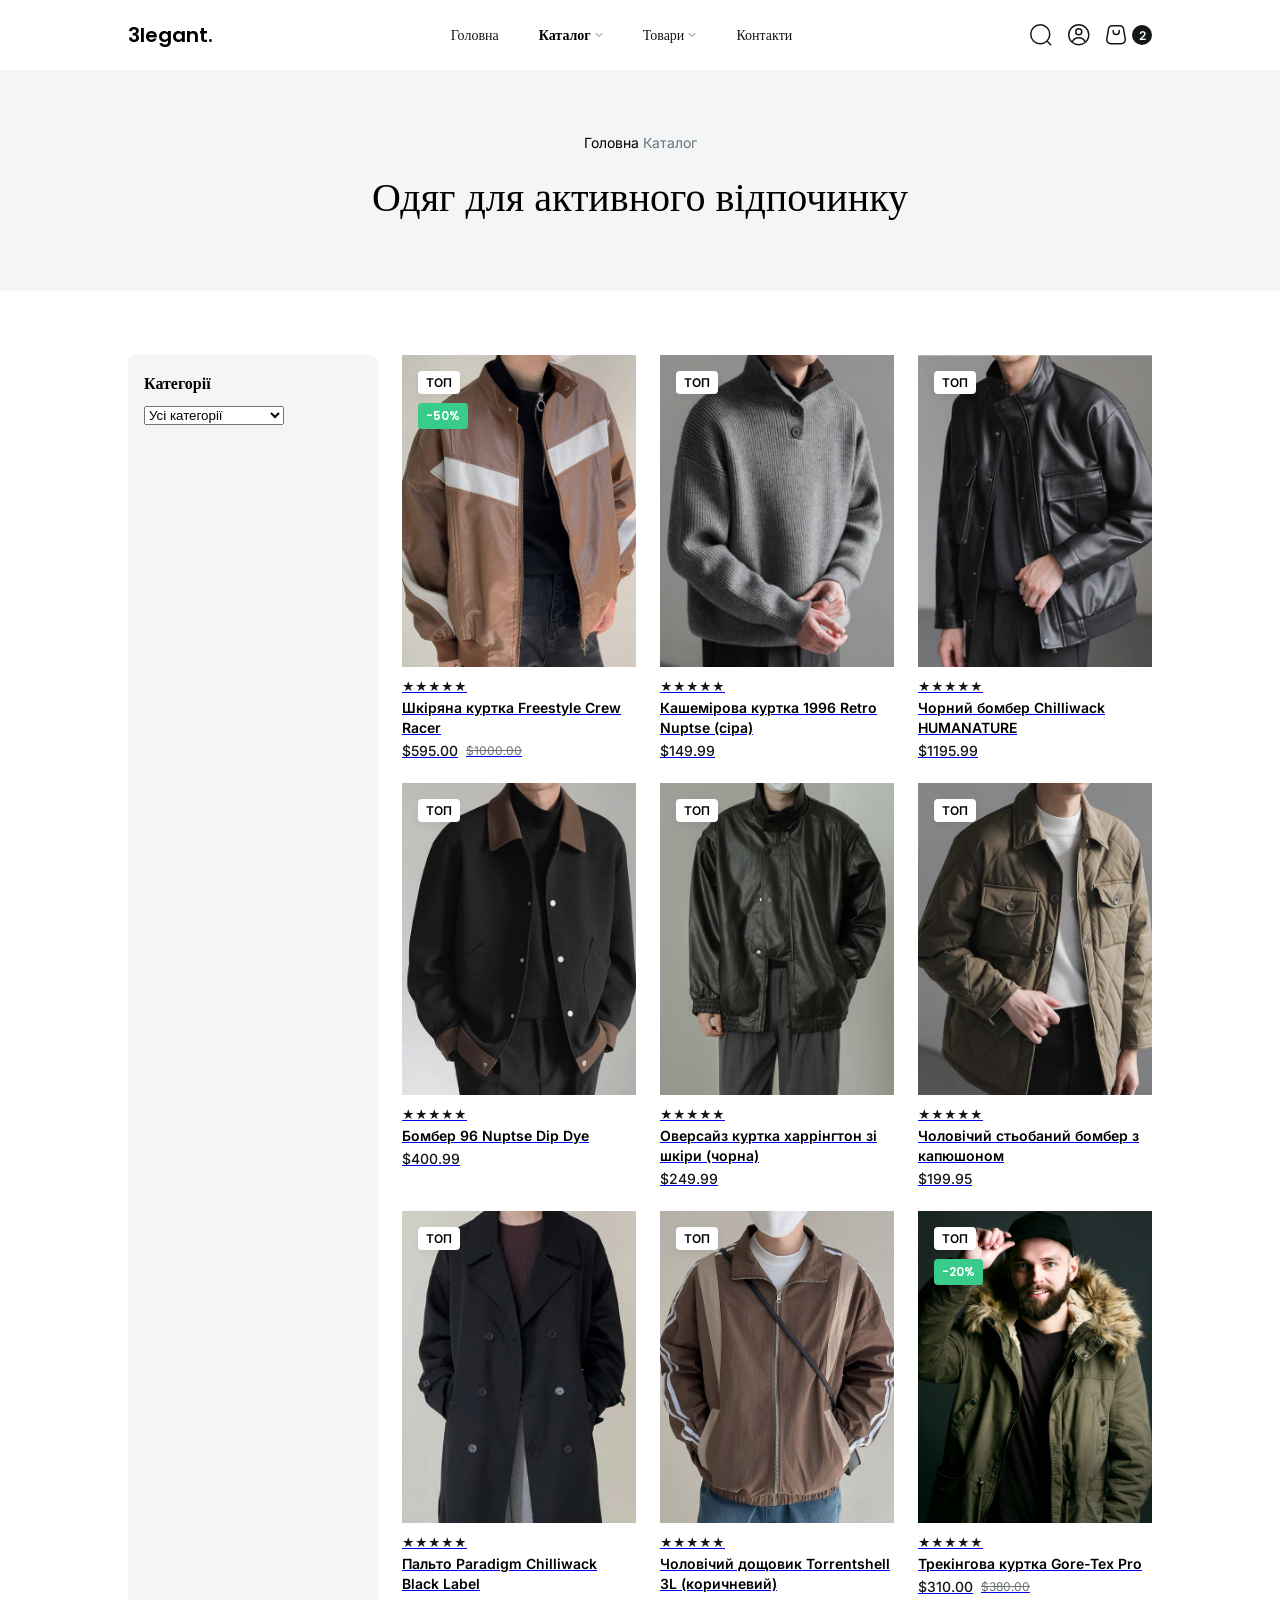
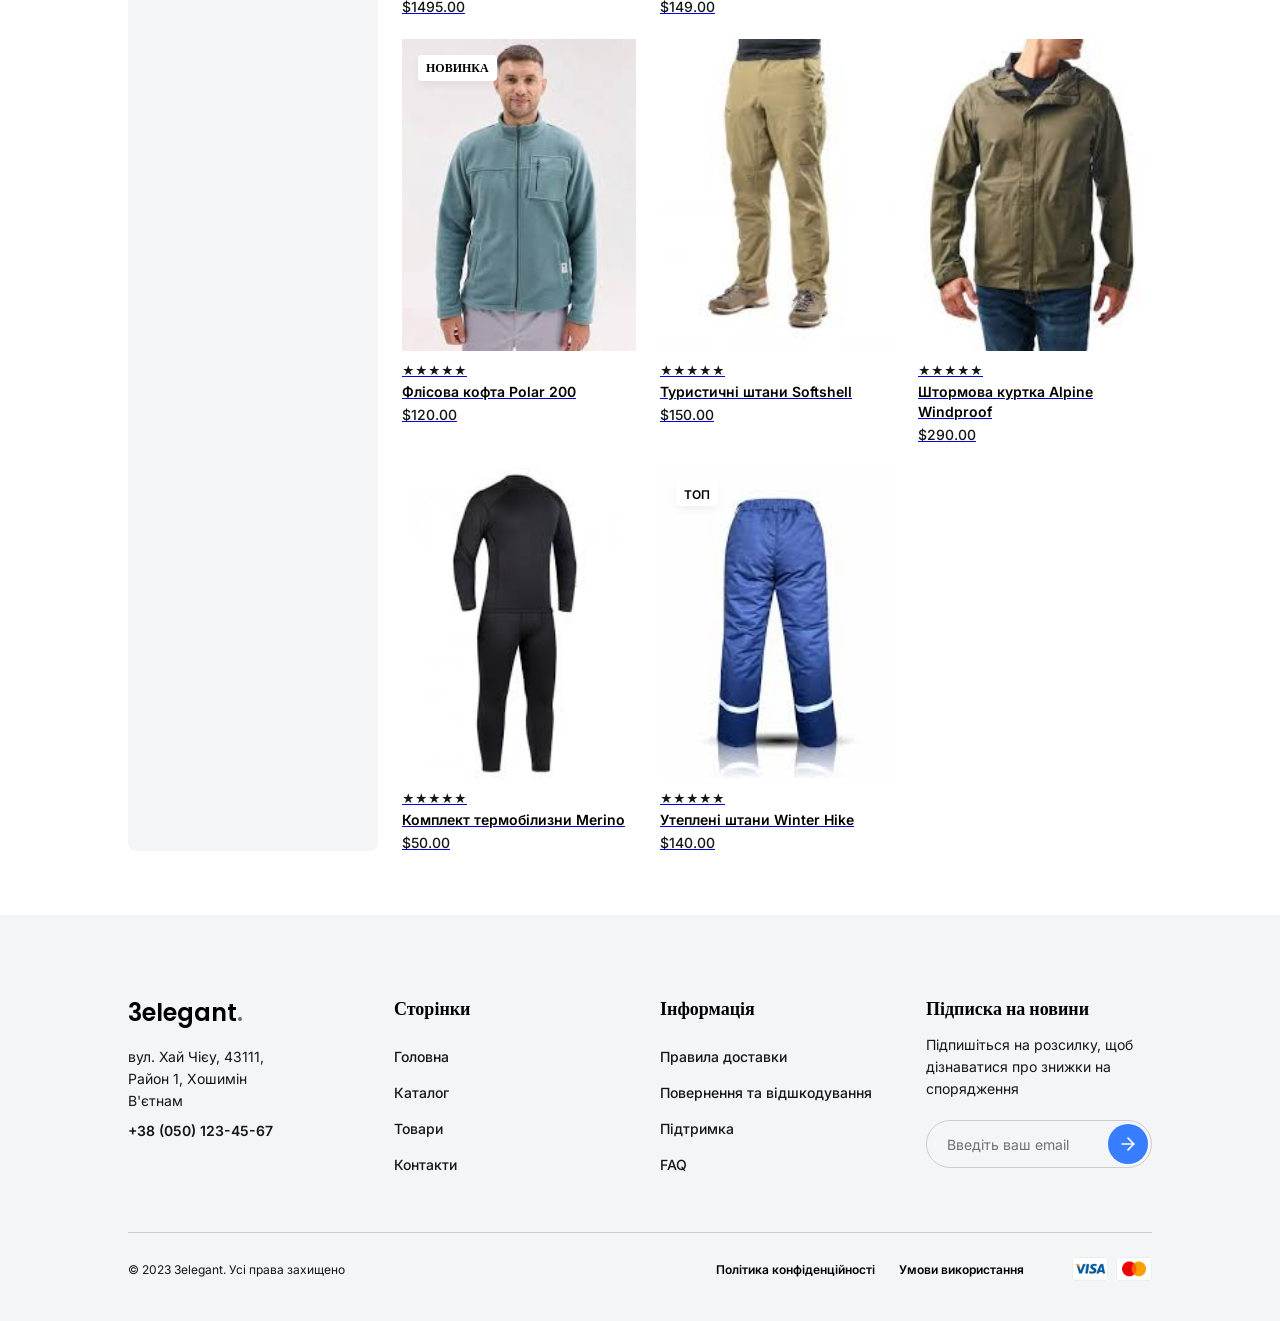
<file: catalog.html>
<!DOCTYPE html>
<html lang="uk">
<head>
  <meta charset="UTF-8">
  <meta name="viewport" content="width=device-width, initial-scale=1.0">
  <title>Каталог - 3legant</title>
  <meta name="description" content="Каталог одягу для активного відпочинку, туризму та спорту.">
  <script src="assets/js/script.js" defer></script>
  <link rel="stylesheet" href="assets/css/style.css">
</head>

<div class="cart-modal-overlay" id="cartModal">
  <div class="cart-modal">
    <div class="cart-modal-header">
      <h2>Ваш кошик</h2>
      <button class="cart-close-btn" id="closeCart" aria-label="Закрити"></button>
    </div>
    <div class="cart-modal-body">
      <p>Товарів у кошику: <strong>1</strong></p>
      <div class="cart-item-sample">
        <span>Трекінгова куртка Gore-Tex Pro</span>
        <strong>$310.00</strong>
      </div>
    </div>
    <div class="cart-modal-footer">
      <button type="button" class="btn-buy-full">Оформити замовлення</button>
    </div>
  </div>
</div>

<body>

  <header class="main-header">
    <div class="header-container">
      <button class="burger-menu" aria-label="Відкрити меню"><span></span><span></span><span></span></button>
      <a href="index.html" class="logo">3legant.</a>
      <nav class="nav-menu">
        <a href="index.html" class="nav-link">Головна</a>
        <a href="catalog.html" class="nav-link dropdown active">Каталог</a>
        <a href="product.html" class="nav-link dropdown">Товари</a>
        <a href="contact.html" class="nav-link">Контакти</a>
      </nav>
      <div class="header-icons">
        <button class="icon-btn search-btn" aria-label="Пошук">
          <svg width="22" height="22" viewBox="0 0 22 22" fill="none" xmlns="http://www.w3.org/2000/svg"><path d="M17.25 17.25L20.75 20.75M19.75 10.25C19.75 5.00329 15.4967 0.75 10.25 0.75C5.00329 0.75 0.75 5.00329 0.75 10.25C0.75 15.4967 5.00329 19.75 10.25 19.75C15.4967 19.75 19.75 15.4967 19.75 10.25Z" stroke="#141718" stroke-width="1.5" stroke-linecap="round" stroke-linejoin="round"/></svg>
        </button>
        <button class="icon-btn profile-btn" aria-label="Профіль">
          <svg width="22" height="22" viewBox="0 0 22 22" fill="none" xmlns="http://www.w3.org/2000/svg"><path d="M17.3088 18.2988C16.3154 15.6418 13.7536 13.75 10.75 13.75C7.74638 13.75 5.1846 15.6418 4.19117 18.2988M4.19117 18.2988C5.94694 19.8256 8.24052 20.75 10.75 20.75C13.2595 20.75 15.5531 19.8256 17.3088 18.2988C19.4172 16.4654 20.75 13.7634 20.75 10.75C20.75 5.22715 16.2728 0.75 10.75 0.75C5.22715 0.75 0.75 5.22715 0.75 10.75C0.75 13.7634 2.08285 16.4654 4.19117 18.2988ZM13.75 7.75C13.75 9.40685 12.4069 10.75 10.75 10.75C9.09315 10.75 7.75 9.40685 7.75 7.75C7.75 6.09315 9.09315 4.75 10.75 4.75C12.4069 4.75 13.75 6.09315 13.75 7.75Z" stroke="#141718" stroke-width="1.5" stroke-linejoin="round"/></svg>
        </button>
        <div class="cart-wrapper">
          <a href="#" class="cart-link" aria-label="Кошик">
            <svg width="21" height="20" viewBox="0 0 21 20" fill="none" xmlns="http://www.w3.org/2000/svg"><path d="M13.6408 0.75H6.41784C4.46248 0.75 2.79372 2.16365 2.47226 4.0924L0.805597 14.0924C0.399243 16.5305 2.27942 18.75 4.75117 18.75H15.3075C17.7792 18.75 19.6594 16.5305 19.2531 14.0924L17.5864 4.0924C17.2649 2.16365 15.5962 0.75 13.6408 0.75Z" stroke="#141718" stroke-width="1.5" stroke-linejoin="round"/><path d="M7.25 5.5L7.25 6.5C7.25 8.15685 8.59315 9.5 10.25 9.5C11.9069 9.5 13.25 8.15685 13.25 6.5V5.5" stroke="#141718" stroke-width="1.5" stroke-linecap="round" stroke-linejoin="round"/></svg>
          </a>
          <div class="cart-badge">2</div>
        </div>
      </div>
    </div> 
  </header>

  <main>
    <section class="page-header">
      <div class="breadcrumbs">
        <a href="index.html">Головна</a> Каталог
      </div>
      <h1 class="section-title">Одяг для активного відпочинку</h1>
    </section>

    <section class="catalog-content">
      <div class="catalog-layout">
       <aside class="filters-sidebar">
          <div class="filter-group">
            <h3 class="filter-title">Категорії</h3>
            <select id="categorySelect" class="category-dropdown">
              <option value="">Усі категорії</option>
              <option value="jackets">Куртки та пуховики</option>
              <option value="fleece">Светри та кофти</option>
              <option value="thermal">Термобілизна</option>
              <option value="pants">Штани</option>
            </select>
          </div>
        </aside>
        <div class="catalog-grid" id="catalogGrid">
        </div>

      </div>
    </section>
  </main>
  <footer id="footer" class="main-footer">
    <div class="footer-top-grid">
      <div class="footer-brand-col">
        <a href="index.html" class="footer-logo">3elegant<span>.</span></a>
        <p class="footer-address">вул. Хай Чієу, 43111,<br>
          Район 1, Хошимін<br>
          В'єтнам</p>
        <p class="footer-phone">+38 (050) 123-45-67</p>
      </div>

      <div class="footer-menu-col">
        <h3 class="footer-col-title">Сторінки</h3>
        <ul class="footer-links-list">
          <li><a href="index.html">Головна</a></li>
          <li><a href="catalog.html">Каталог</a></li>
          <li><a href="product.html">Товари</a></li>
          <li><a href="contact.html">Контакти</a></li>
        </ul>
      </div>

      <div class="footer-menu-col">
        <h3 class="footer-col-title">Інформація</h3>
        <ul class="footer-links-list">
          <li><a href="#">Правила доставки</a></li>
          <li><a href="#">Повернення та відшкодування</a></li>
          <li><a href="#">Підтримка</a></li>
          <li><a href="#">FAQ</a></li>
        </ul>
      </div>

      <div class="footer-newsletter-col">
        <h3 class="footer-col-title accent">Підписка на новини</h3>
        <p class="newsletter-desc">Підпишіться на розсилку, щоб дізнаватися про знижки на спорядження</p>
        <form class="newsletter-form">
          <input type="email" placeholder="Введіть ваш email" required class="newsletter-input">
          <button type="submit" class="newsletter-submit-btn" aria-label="Підписатися">
            <svg width="20" height="20" viewBox="0 0 24 24" fill="none" stroke="currentColor" stroke-width="2" stroke-linecap="round" stroke-linejoin="round">
              <line x1="5" y1="12" x2="19" y2="12"></line>
              <polyline points="12 5 19 12 12 19"></polyline>
            </svg>
          </button>
        </form>
      </div>
    </div>

    <div class="footer-bottom">
      <div class="footer-payments">
        <img src="assets/images/visa.jpg" alt="Visa">
        <img src="assets/images/mastercard.jpg" alt="Mastercard">
      </div>
      <div class="footer-legal">
        <a href="#">Політика конфіденційності</a>
        <a href="#">Умови використання</a>
      </div>
      <p class="footer-copyright">© 2023 3elegant. Усі права захищено</p>
    </div>
  </footer>

</body>
</html>
</file>
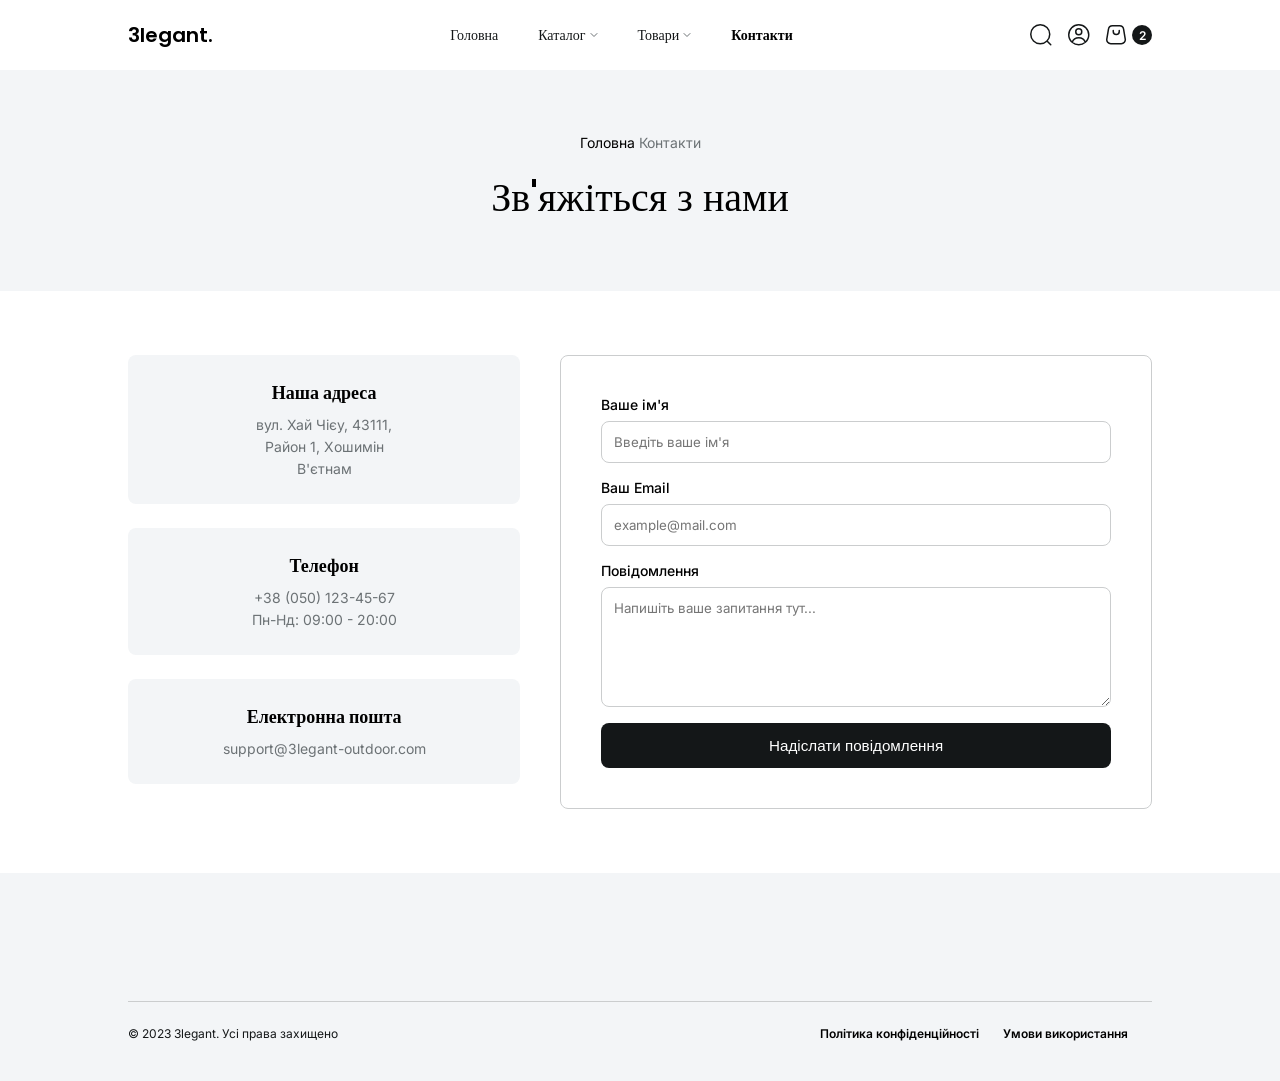
<file: contact.html>
<!DOCTYPE html>
<html lang="uk">
<head>
  <meta charset="UTF-8">
  <meta name="viewport" content="width=device-width, initial-scale=1.0">
  <title>Контакти - 3legant</title>
  <meta name="description" content="Зв'яжіться з магазином одягу для активного відпочинку 3legant.">
  <script src="assets/js/script.js" defer></script>
  <link rel="stylesheet" href="assets/css/style.css">
</head>

<body>

  <div class="cart-modal-overlay" id="cartModal">
    <div class="cart-modal">
      <div class="cart-modal-header">
        <h2>Ваш кошик</h2>
        <button class="cart-close-btn" id="closeCart" aria-label="Закрити"></button>
      </div>
      <div class="cart-modal-body">
        <p>Товарів у кошику: <strong>1</strong></p>
        <div class="cart-item-sample">
          <span>Трекінгова куртка Gore-Tex Pro</span>
          <strong>$310.00</strong>
        </div>
      </div>
      <div class="cart-modal-footer">
        <button type="button" class="btn-buy-full">Оформити замовлення</button>
      </div>
    </div>
  </div>

  <header class="main-header">
    <div class="header-container">
      <button class="burger-menu" aria-label="Відкрити меню"><span></span><span></span><span></span></button>
      <a href="index.html" class="logo">3legant.</a>
      <nav class="nav-menu">
        <a href="index.html" class="nav-link">Головна</a>
        <a href="catalog.html" class="nav-link dropdown">Каталог</a>
        <a href="product.html" class="nav-link dropdown">Товари</a>
        <a href="contact.html" class="nav-link active">Контакти</a>
      </nav>
      <div class="header-icons">
        <button class="icon-btn search-btn" aria-label="Пошук">
          <svg width="22" height="22" viewBox="0 0 22 22" fill="none" xmlns="http://www.w3.org/2000/svg"><path d="M17.25 17.25L20.75 20.75M19.75 10.25C19.75 5.00329 15.4967 0.75 10.25 0.75C5.00329 0.75 0.75 5.00329 0.75 10.25C0.75 15.4967 5.00329 19.75 10.25 19.75C15.4967 19.75 19.75 15.4967 19.75 10.25Z" stroke="#141718" stroke-width="1.5" stroke-linecap="round" stroke-linejoin="round"/></svg>
        </button>
        <button class="icon-btn profile-btn" aria-label="Профіль">
          <svg width="22" height="22" viewBox="0 0 22 22" fill="none" xmlns="http://www.w3.org/2000/svg"><path d="M17.3088 18.2988C16.3154 15.6418 13.7536 13.75 10.75 13.75C7.74638 13.75 5.1846 15.6418 4.19117 18.2988M4.19117 18.2988C5.94694 19.8256 8.24052 20.75 10.75 20.75C13.2595 20.75 15.5531 19.8256 17.3088 18.2988C19.4172 16.4654 20.75 13.7634 20.75 10.75C20.75 5.22715 16.2728 0.75 10.75 0.75C5.22715 0.75 0.75 5.22715 0.75 10.75C0.75 13.7634 2.08285 16.4654 4.19117 18.2988ZM13.75 7.75C13.75 9.40685 12.4069 10.75 10.75 10.75C9.09315 10.75 7.75 9.40685 7.75 7.75C7.75 6.09315 9.09315 4.75 10.75 4.75C12.4069 4.75 13.75 6.09315 13.75 7.75Z" stroke="#141718" stroke-width="1.5" stroke-linejoin="round"/></svg>
        </button>
        <div class="cart-wrapper">
          <a href="#" class="cart-link" aria-label="Кошик">
            <svg width="21" height="20" viewBox="0 0 21 20" fill="none" xmlns="http://www.w3.org/2000/svg"><path d="M13.6408 0.75H6.41784C4.46248 0.75 2.79372 2.16365 2.47226 4.0924L0.805597 14.0924C0.399243 16.5305 2.27942 18.75 4.75117 18.75H15.3075C17.7792 18.75 19.6594 16.5305 19.2531 14.0924L17.5864 4.0924C17.2649 2.16365 15.5962 0.75 13.6408 0.75Z" stroke="#141718" stroke-width="1.5" stroke-linejoin="round"/><path d="M7.25 5.5L7.25 6.5C7.25 8.15685 8.59315 9.5 10.25 9.5C11.9069 9.5 13.25 8.15685 13.25 6.5V5.5" stroke="#141718" stroke-width="1.5" stroke-linecap="round" stroke-linejoin="round"/></svg>
          </a>
          <div class="cart-badge">2</div>
        </div>
      </div>
    </div> 
  </header>
  
  <main>
    <section class="page-header">
      <div class="breadcrumbs">
        <a href="index.html">Головна</a> Контакти
      </div>
      <h1 class="section-title">Зв'яжіться з нами</h1>
    </section>

    <section class="contact-section">
      <div class="contact-info-grid">
        <div class="contact-card">
          <h3>Наша адреса</h3>
          <p class="feature-text">вул. Хай Чієу, 43111,<br> Район 1, Хошимін <br> В'єтнам</p>
        </div>
        <div class="contact-card">
          <h3>Телефон</h3>
          <p class="feature-text">+38 (050) 123-45-67<br>Пн-Нд: 09:00 - 20:00</p>
        </div>
        <div class="contact-card">
          <h3>Електронна пошта</h3>
          <p class="feature-text">support@3legant-outdoor.com</p>
        </div>
      </div>

      <div class="contact-form-wrapper">
        <form class="contact-form" id="contactForm" action="https://formspree.io/f/xqppbjvb" method="POST" novalidate>
          <div class="form-group">
            <label for="userName">Ваше ім'я</label>
            <input type="text" name="name" id="userName" placeholder="Введіть ваше ім'я" required class="form-input">
            <span class="error-message" id="nameError"></span>
          </div>

          <div class="form-group">
            <label for="userEmail">Ваш Email</label>
            <input type="email" name="email" id="userEmail" placeholder="example@mail.com" required class="form-input">
            <span class="error-message" id="emailError"></span>
          </div>

          <div class="form-group">
            <label for="userMessage">Повідомлення</label>
            <textarea name="message" id="userMessage" placeholder="Напишіть ваше запитання тут..." required class="form-textarea"></textarea>
            <span class="error-message" id="messageError"></span>
          </div>

          <button type="submit" class="btn-primary" id="submitBtn">Надіслати повідомлення</button>
          
          <div id="formSuccessMessage" class="success-message" style="display: none;">Дякуємо! Ваше повідомлення успішно надіслано.</div>
          <div id="formServerErrorMessage" class="error-message" style="display: none; margin-top: 10px;">Виникла помилка при відправці. Спробуйте пізніше.</div>
        </form>
      </div>
    </section>
  </main>

  <footer id="footer" class="main-footer">
    <div class="footer-bottom">
      <div class="footer-legal"><a href="#">Політика конфіденційності</a><a href="#">Умови використання</a></div>
      <p class="footer-copyright">© 2023 3legant. Усі права захищено</p>
    </div>
  </footer>

</body>
</html>
</file>
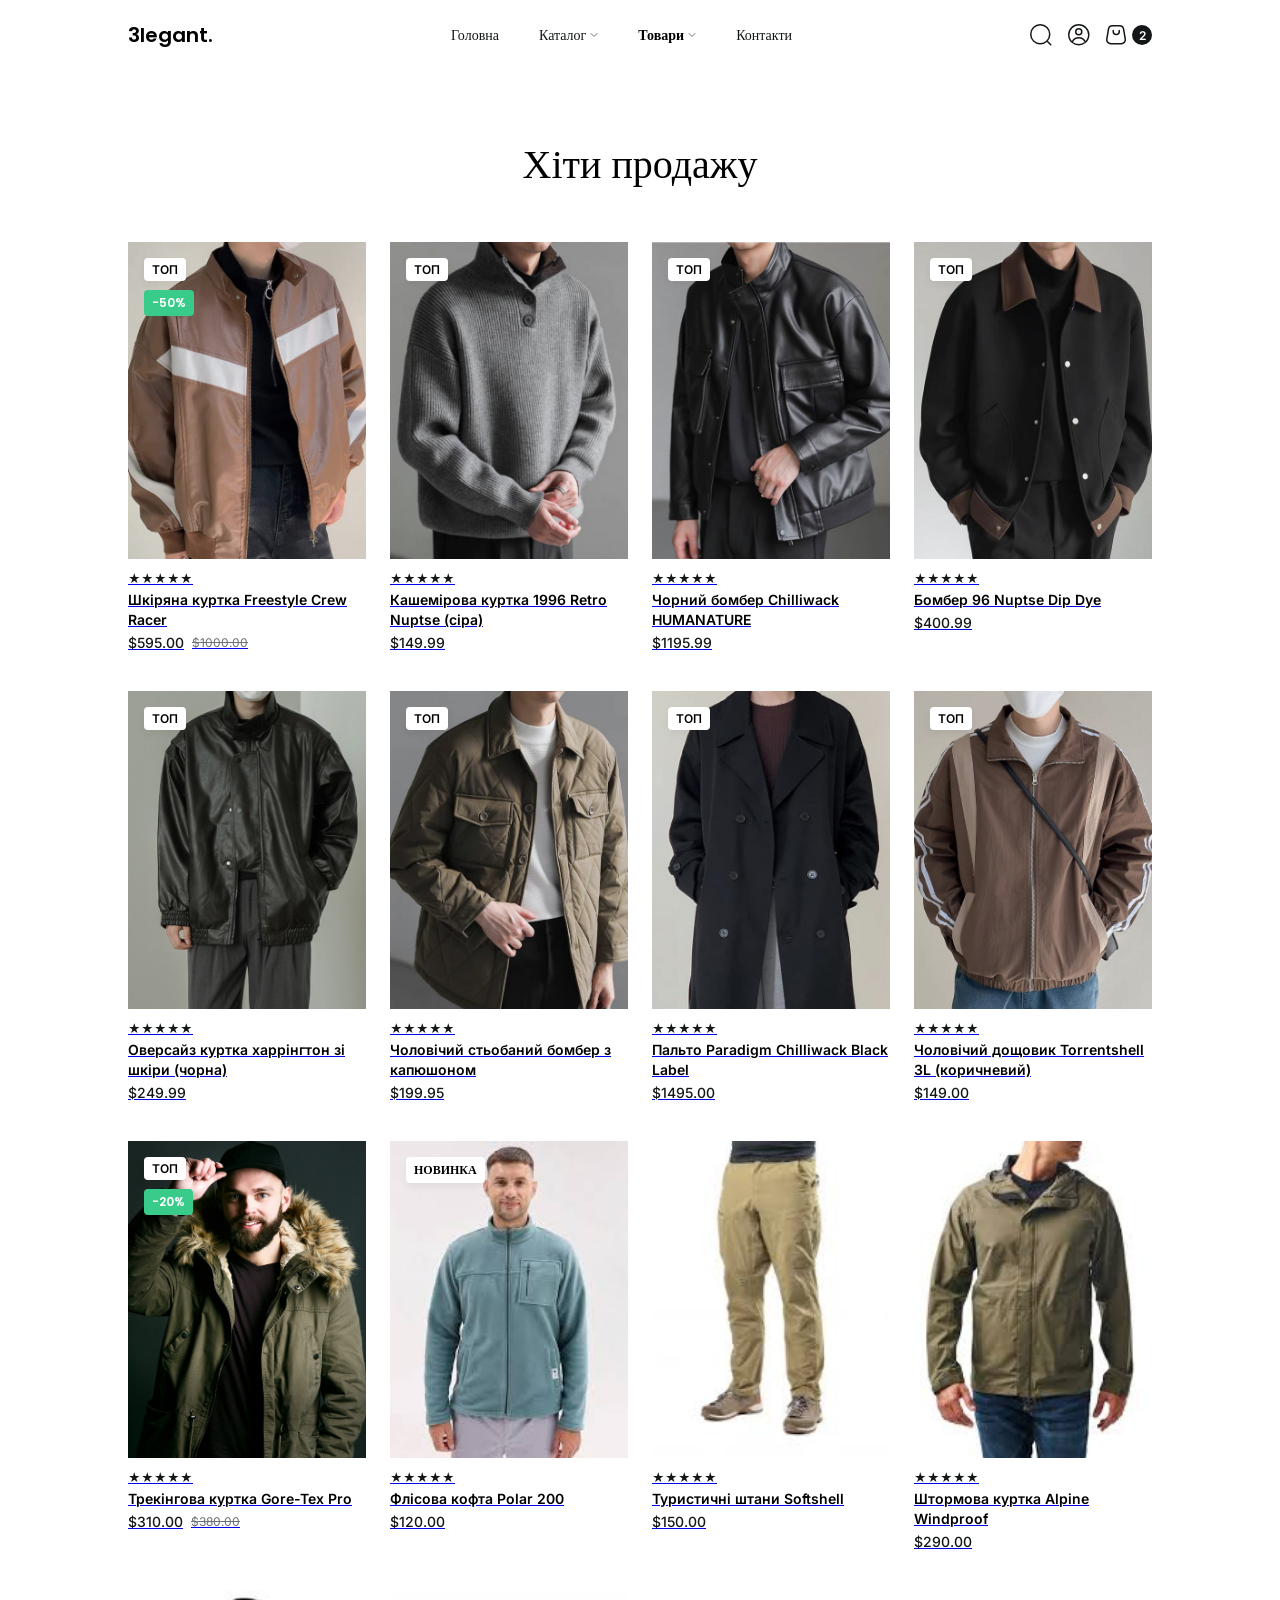
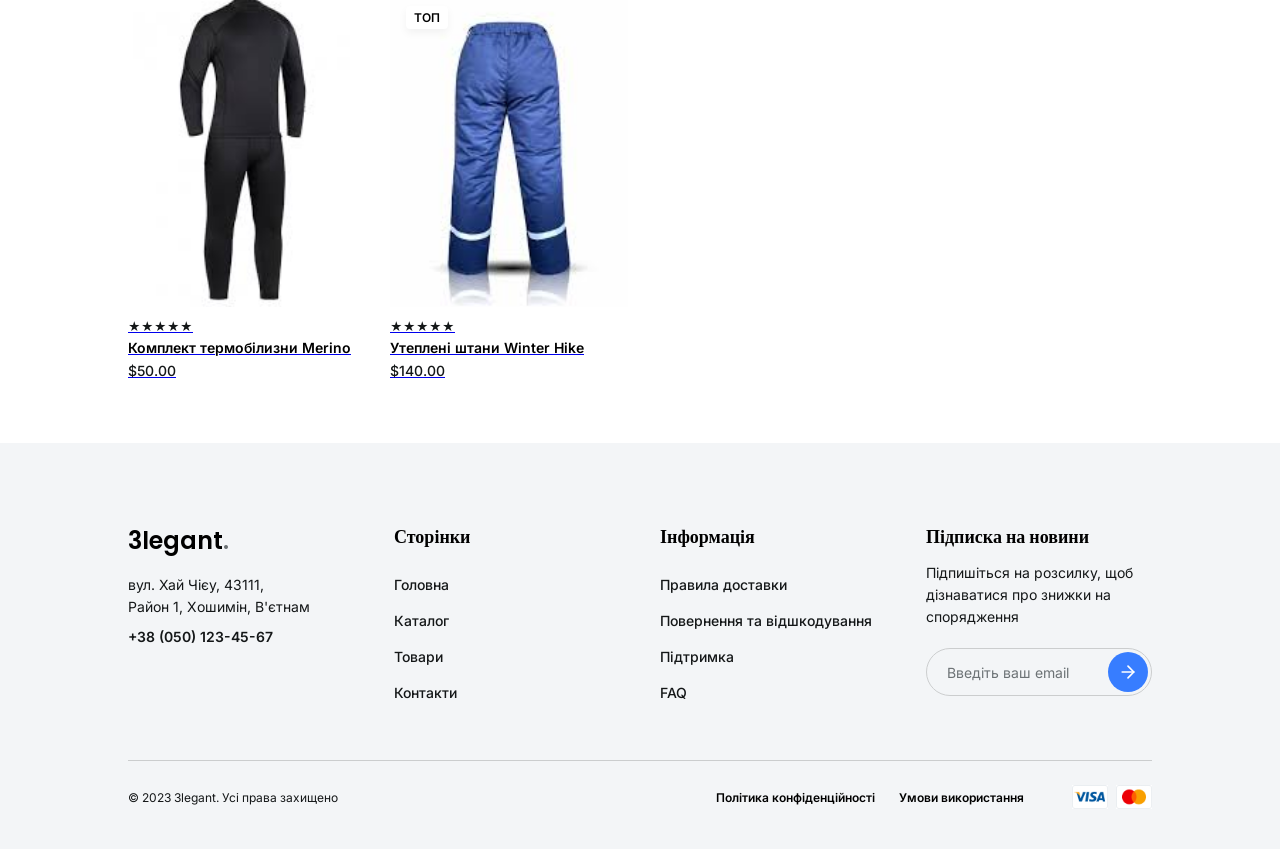
<file: product.html>
<!DOCTYPE html>
<html lang="uk">
<head>
  <meta charset="UTF-8">
  <meta name="viewport" content="width=device-width, initial-scale=1.0">
  <title>Хіти продажу - 3legant</title>
  <meta name="description" content="Популярні товари та хіти продажу нашого інтернет-магазину.">
  <script src="assets/js/script.js" defer></script>
  <link rel="stylesheet" href="assets/css/style.css">
</head>
<body>



<div class="cart-modal-overlay" id="cartModal">
  <div class="cart-modal">
    <div class="cart-modal-header">
      <h2>Ваш кошик</h2>
      <button class="cart-close-btn" id="closeCart" aria-label="Закрити"></button>
    </div>
    <div class="cart-modal-body">
      <p>Товарів у кошику: <strong>1</strong></p>
      <div class="cart-item-sample">
        <span>Трекінгова куртка Gore-Tex Pro</span>
        <strong>$310.00</strong>
      </div>
    </div>
    <div class="cart-modal-footer">
      <button type="button" class="btn-buy-full">Оформити замовлення</button>
    </div>
  </div>
</div>


  <header class="main-header">
    <div class="header-container">
      <button class="burger-menu" aria-label="Відкрити меню">
        <span></span><span></span><span></span>
      </button>

      <a href="index.html" class="logo">3legant.</a>

      <nav class="nav-menu">
        <a href="index.html" class="nav-link">Головна</a>
        <a href="catalog.html" class="nav-link dropdown">Каталог</a>
        <a href="product.html" class="nav-link dropdown active">Товари</a>
        <a href="contact.html" class="nav-link">Контакти</a>
      </nav>

      <div class="header-icons">
        <button class="icon-btn search-btn" aria-label="Пошук">
          <svg width="22" height="22" viewBox="0 0 22 22" fill="none" xmlns="http://www.w3.org/2000/svg">
            <path d="M17.25 17.25L20.75 20.75M19.75 10.25C19.75 5.00329 15.4967 0.75 10.25 0.75C5.00329 0.75 0.75 5.00329 0.75 10.25C0.75 15.4967 5.00329 19.75 10.25 19.75C15.4967 19.75 19.75 15.4967 19.75 10.25Z" stroke="#141718" stroke-width="1.5" stroke-linecap="round" stroke-linejoin="round"/>
          </svg>
        </button>

        <button class="icon-btn profile-btn" aria-label="Профіль">
          <svg width="22" height="22" viewBox="0 0 22 22" fill="none" xmlns="http://www.w3.org/2000/svg">
            <path d="M17.3088 18.2988C16.3154 15.6418 13.7536 13.75 10.75 13.75C7.74638 13.75 5.1846 15.6418 4.19117 18.2988M4.19117 18.2988C5.94694 19.8256 8.24052 20.75 10.75 20.75C13.2595 20.75 15.5531 19.8256 17.3088 18.2988C19.4172 16.4654 20.75 13.7634 20.75 10.75C20.75 5.22715 16.2728 0.75 10.75 0.75C5.22715 0.75 0.75 5.22715 0.75 10.75C0.75 13.7634 2.08285 16.4654 4.19117 18.2988ZM13.75 7.75C13.75 9.40685 12.4069 10.75 10.75 10.75C9.09315 10.75 7.75 9.40685 7.75 7.75C7.75 6.09315 9.09315 4.75 10.75 4.75C12.4069 4.75 13.75 6.09315 13.75 7.75Z" stroke="#141718" stroke-width="1.5" stroke-linejoin="round"/>
          </svg>
        </button>

        <div class="cart-wrapper">
          <a href="#" class="cart-link" aria-label="Кошик">
            <svg width="21" height="20" viewBox="0 0 21 20" fill="none" xmlns="http://www.w3.org/2000/svg">
              <path d="M13.6408 0.75H6.41784C4.46248 0.75 2.79372 2.16365 2.47226 4.0924L0.805597 14.0924C0.399243 16.5305 2.27942 18.75 4.75117 18.75H15.3075C17.7792 18.75 19.6594 16.5305 19.2531 14.0924L17.5864 4.0924C17.2649 2.16365 15.5962 0.75 13.6408 0.75Z" stroke="#141718" stroke-width="1.5" stroke-linejoin="round"/>
              <path d="M7.25 5.5L7.25 6.5C7.25 8.15685 8.59315 9.5 10.25 9.5C11.9069 9.5 13.25 8.15685 13.25 6.5V5.5" stroke="#141718" stroke-width="1.5" stroke-linecap="round" stroke-linejoin="round"/>
            </svg>
          </a>
          <div class="cart-badge">2</div>
        </div>
      </div>
    </div> 
  </header>

  <main>
    <section id="shop" class="bestseller-section">
      <h2 class="bestseller-main-title">Хіти продажу</h2>
      <div class="bestseller-grid" id="productBestsellerGrid">
        <p style="grid-column: 1 / -1; text-align: center; font-family: var(--font-inter); color: var(--dark-grey);">
          Завантаження хітів продажу...
        </p>
      </div>
    </section>
  </main>


  <footer id="footer" class="main-footer">
    <div class="footer-top-grid">
      <div class="footer-brand-col">
        <a href="index.html" class="footer-logo">3legant<span>.</span></a>
        <p class="footer-address">вул. Хай Чієу, 43111,<br>Район 1, Хошимін, В'єтнам</p>
        <p class="footer-phone">+38 (050) 123-45-67</p>
      </div>

      <div class="footer-menu-col">
        <h3 class="footer-col-title">Сторінки</h3>
        <ul class="footer-links-list">
          <li><a href="index.html">Головна</a></li>
          <li><a href="catalog.html">Каталог</a></li>
          <li><a href="product.html">Товари</a></li>
          <li><a href="contact.html">Контакти</a></li>
        </ul>
      </div>

      <div class="footer-menu-col">
        <h3 class="footer-col-title">Інформація</h3>
        <ul class="footer-links-list">
          <li><a href="#">Правила доставки</a></li>
          <li><a href="#">Повернення та відшкодування</a></li>
          <li><a href="#">Підтримка</a></li>
          <li><a href="#">FAQ</a></li>
        </ul>
      </div>

      <div class="footer-newsletter-col">
        <h3 class="footer-col-title accent">Підписка на новини</h3>
        <p class="newsletter-desc">Підпишіться на розсилку, щоб дізнаватися про знижки на спорядження</p>
        <form class="newsletter-form">
          <input type="email" placeholder="Введіть ваш email" required class="newsletter-input">
          <button type="submit" class="newsletter-submit-btn" aria-label="Підписатися">
            <svg width="20" height="20" viewBox="0 0 24 24" fill="none" stroke="currentColor" stroke-width="2" stroke-linecap="round" stroke-linejoin="round">
              <line x1="5" y1="12" x2="19" y2="12"></line>
              <polyline points="12 5 19 12 12 19"></polyline>
            </svg>
          </button>
        </form>
      </div>
    </div>

    <div class="footer-bottom">
      <div class="footer-payments">
        <img src="assets/images/visa.jpg" alt="Visa">
        <img src="assets/images/mastercard.jpg" alt="Mastercard">
      </div>
      <div class="footer-legal">
        <a href="#">Політика конфіденційності</a>
        <a href="#">Умови використання</a>
      </div>
      <p class="footer-copyright">© 2023 3legant. Усі права захищено</p>
    </div>
  </footer>

</body>
</html>
</file>
<file: assets/css/style.css>
@import url('variables.css');

* {
  box-sizing: border-box;
  margin: 0;
  padding: 0;
}

body {
  font-family: var(--font-family);
  background-color: var(--white);
}


.notification-bar {
  position: relative;
  display: flex;
  align-items: center;
  justify-content: center;
  width: 100%;
  min-height: 40px;
  background-color: var(--primary-blue);
  color: var(--white);
  padding: 8px 40px 8px 16px;
}

.notification-content {
  display: flex;
  align-items: center;
  justify-content: center;
  gap: 12px;
}

.text-icon-group {
  display: flex;
  align-items: center;
  gap: 8px;
}

.promo-text {
  font-size: 0.75rem;
  font-weight: 600;
  line-height: 1.125rem;
  white-space: normal;
  text-align: center;
}

.shop-now-btn {
  display: none;
  align-items: center;
  gap: 4px;
  font-size: 0.875rem;
  font-weight: 500;
  line-height: 1.5rem;
  color: var(--white);
  text-decoration: none;
  border-bottom: 1px solid var(--white);
  padding-bottom: 1px;
  white-space: nowrap;
}

.shop-now-btn:hover {
  opacity: 0.8;
}

.close-btn {
  position: absolute;
  right: 16px;
  top: 50%;
  transform: translateY(-50%);
  width: 20px;
  height: 20px;
  background: transparent;
  border: none;
  color: var(--white);
  cursor: pointer;
  display: flex;
  align-items: center;
  justify-content: center;
}

.close-btn:hover {
  opacity: 0.8;
}

.main-header {
  position: relative;
  width: 100%;
  background-color: var(--white);
  padding: 16px 16px;
}

.header-container {
  display: flex;
  align-items: center;
  width: 100%;
}

.burger-menu {
  display: flex;
  flex-direction: column;
  justify-content: space-between;
  width: 24px;
  height: 16px;
  background: transparent;
  border: none;
  cursor: pointer;
  padding: 0;
  margin-right: 8px;
}

.burger-menu span {
  display: block;
  width: 100%;
  height: 2px;
  background-color: var(--dark-grey);
  border-radius: 2px;
  transition: transform 0.3s ease, opacity 0.3s ease;
}

.burger-menu.active span:nth-child(1) {
  transform: translateY(5px) rotate(45deg);
}

.burger-menu.active span:nth-child(2) {
  opacity: 0;
}

.burger-menu.active span:nth-child(3) {
  transform: translateY(-5px) rotate(-45deg);
}

.logo {
  font-family: var(--font-poppins);
  font-size: 1.25rem;
  font-weight: 600;
  color: var(--dark);
  text-decoration: none;
  margin-right: auto;
}

.logo span {
  color: var(--grey);
}

.nav-menu, 
.search-btn, 
.profile-btn {
  display: none;
}

.nav-menu.active {
  display: flex;
  flex-direction: column;
  position: absolute;
  top: 100%;
  left: 0;
  width: 100%;
  height: auto;
  background-color: var(--white);
  padding: 24px 20px 40px 20px;
  gap: 20px;
  box-shadow: 0px 16px 32px rgba(0, 0, 0, 0.08);
  z-index: 999;
}

.nav-menu.active .nav-link {
  display: block;
  font-family: var(--font-space);
  font-size: 1.125rem;
  font-weight: 500;
  color: var(--dark-grey);
  text-decoration: none;
  padding: 8px 0;
  border-bottom: 1px solid var(--grey);
}

.nav-menu.active .nav-link:last-child {
  border-bottom: none;
}

.nav-link.active {
  color: var(--dark);
  font-weight: 600;
}

.header-icons {
  display: flex;
  align-items: center;
}

.cart-wrapper {
  display: flex;
  align-items: center;
  gap: 5px;
}

.cart-link {
  position: relative;
  color: var(--dark-grey);
  display: flex;
  align-items: center;
  text-decoration: none;
}

.cart-badge {
  display: flex;
  align-items: center;
  justify-content: center;
  width: 20px;
  height: 20px;
  background-color: var(--dark-grey);
  color: var(--white);
  font-family: var(--font-family);
  font-size: 0.75rem;
  font-weight: 600;
  border-radius: 50%;
}


.hero-section {
  display: flex;
  flex-direction: column;
  width: 100%;
}

.hero-img {
  width: 100%;
  height: 100%;
  object-fit: cover;
  object-position: center top;
  display: block;
}

.hero-image-box {
  width: 100%;
  height: 380px;
  overflow: hidden;
}

.hero-content-box {
  width: 100%;
  background-color: var(--bg-dark);
  color: var(--white);
  padding: 48px 24px 64px 24px;
}

.hero-title {
  font-family: var(--font-poppins);
  font-size: 2.5rem;
  font-weight: 500;
  line-height: 2.75rem;
  letter-spacing: -0.04em;
  margin-bottom: 16px;
}

.hero-description {
  font-family: var(--font-inter);
  font-size: 0.875rem;
  font-weight: 400;
  line-height: 1.375rem;
  color: var(--white);
  margin-bottom: 32px;
}

.hero-btn {
  display: inline-block;
  background-color: var(--primary-blue);
  color: var(--dark);
  font-family: var(--font-family);
  font-size: 1rem;
  font-weight: 500;
  padding: 12px 40px;
  border-radius: 8px;
  text-decoration: none;
}

.hero-btn:hover {
  background-color: var(--primary-blue);
}

.brands-section {
  padding: 48px 16px 24px 16px;
  text-align: center;
  width: 100%;
}

.section-title-small {
  font-family: var(--font-inter);
  font-size: 1.5rem;
  font-weight: 500;
  text-transform: none;
  letter-spacing: -0.02em;
  color: var(--grey);
  margin-bottom: 32px;
}

.brands-container {
  position: relative;
  width: 100%;
}

.brands-grid {
  display: flex;
  overflow-x: auto;
  scroll-snap-type: x mandatory;
  gap: 24px;
  padding: 0 8px 16px 8px;
  scrollbar-width: none;
  align-items: center;
}

.brands-grid::-webkit-scrollbar {
  display: none;
}

.brand-item {
  scroll-snap-align: center;
  flex: 0 0 auto;
  display: flex;
  align-items: center;
  justify-content: center;
}

.brand-item img {
  height: 38px;
  opacity: 0.8;
  transition: opacity 0.2s;
}

.brand-item img:hover {
  opacity: 1;
}

.brands-arrows {
  display: flex;
  justify-content: center;
  gap: 24px;
  margin-top: 8px;
}

.arrow-btn {
  background: transparent;
  border: none;
  font-size: 1.25rem;
  color: var(--dark-grey);
  cursor: pointer;
}

.products-section {
  padding: 40px 16px;
  width: 100%;
}

.products-header {
  display: flex;
  align-items: center;
  justify-content: space-between;
  margin-bottom: 24px;
}

.section-title {
  font-family: var(--font-poppins);
  font-size: 2rem;
  font-weight: 500;
  color: var(--dark);
}

.slider-dots {
  display: flex;
  gap: 8px;
}

.dot {
  width: 8px;
  height: 8px;
  background-color: var(--grey);
  border-radius: 50%;
  cursor: pointer;
  transition: background-color 0.3s ease, box-shadow 0.3s ease;
}

.dot.active {
  background-color: var(--dark);
  box-shadow: 0 0 0 2px var(--white), 0 0 0 3px var(--dark);
}

.products-slider {
  display: flex;
  overflow-x: auto;
  scroll-snap-type: x mandatory;
  gap: 16px;
  scrollbar-width: none;
}

.products-slider::-webkit-scrollbar {
  display: none;
}

.product-card {
  scroll-snap-align: start;
  flex: 0 0 85%;
  display: flex;
  flex-direction: column;
}

.product-image-box {
  position: relative;
  width: 100%;
  aspect-ratio: 3 / 4;
  background-color: var(--white);
  overflow: hidden;
}

.product-img {
  width: 100%;
  height: 100%;
  object-fit: cover;
}

.badge-new {
  position: absolute;
  top: 16px;
  left: 16px;
  background-color: var(--white);
  color: var(--dark);
  font-family: var(--font-poppins);
  font-size: 0.75rem;
  font-weight: 600;
  padding: 4px 8px;
  border-radius: 4px;
  box-shadow: 0px 4px 8px rgba(0, 0, 0, 0.05);
}

.wishlist-btn {
  position: absolute;
  top: 16px;
  right: 16px;
  background: var(--white);
  border: none;
  width: 32px;
  height: 32px;
  border-radius: 50%;
  display: flex;
  align-items: center;
  justify-content: center;
  cursor: pointer;
  color: var(--dark-grey);
  box-shadow: 0px 4px 8px rgba(0, 0, 0, 0.05);
}

.add-to-cart-btn {
  position: absolute;
  bottom: 16px;
  left: 50%;
  transform: translateX(-50%);
  width: 90%;
  background-color: var(--dark-grey);
  color: var(--white);
  border: none;
  font-family: var(--font-inter);
  font-size: 0.875rem;
  font-weight: 500;
  padding: 10px 0;
  border-radius: 6px;
  cursor: pointer;
}

.product-info {
  padding-top: 12px;
  display: flex;
  flex-direction: column;
  flex-grow: 1;
}

.stars {
  color: var(--dark-grey);
  font-size: 0.75rem;
  margin-bottom: 4px;
}

.product-name {
  font-family: var(--font-inter);
  font-size: 0.875rem;
  font-weight: 600;
  line-height: 1.25rem;
  color: var(--dark);
  margin-bottom: 4px;
  flex-grow: 1;
}

.product-price {
  font-family: var(--font-inter);
  font-size: 0.875rem;
  font-weight: 500;
  color: var(--dark-grey);
}

.categories-section {
  padding: 40px 16px;
  width: 100%;
  text-align: center;
}

.categories-main-title {
  font-family: var(--font-poppins);
  font-size: 2rem;
  font-weight: 500;
  color: var(--dark);
  margin-bottom: 32px;
}

.categories-grid {
  display: grid;
  grid-template-columns: repeat(2, 1fr);
  gap: 24px 16px;
}

.category-item {
  display: flex;
  flex-direction: column;
  align-items: center;
}

.category-img-box {
  width: 100%;
  aspect-ratio: 1 / 1;
  border-radius: 50%;
  overflow: hidden;
  background-color: var(--white);
  margin-bottom: 12px;
}

.category-img-box img {
  width: 100%;
  height: 100%;
  object-fit: cover;
}

.category-name {
  font-family: var(--font-inter);
  font-size: 0.875rem;
  font-weight: 600;
  color: var(--dark);
}

.collections-section {
  padding: 16px 16px;
  width: 100%;
}

.collections-grid {
  display: flex;
  flex-direction: column;
  gap: 16px;
  width: 100%;
}

.collection-card {
  position: relative;
  width: 100%;
  height: 420px;
  overflow: hidden;
  background-color: var(--white);
}

.collection-img {
  width: 100%;
  height: 100%;
  object-fit: cover;
  display: block;
}

.collection-content {
  position: absolute;
  left: 32px;
  bottom: 32px;
  z-index: 2;
}

.collection-title {
  font-family: var(--font-poppins);
  font-size: 1.75rem;
  font-weight: 500;
  line-height: 2.25rem;
  color: var(--white);
  margin-bottom: 8px;
  text-shadow: 0px 2px 4px rgba(0, 0, 0, 0.2);
}

.collection-link {
  display: inline-flex;
  align-items: center;
  gap: 4px;
  font-family: var(--font-inter);
  font-size: 0.875rem;
  font-weight: 500;
  line-height: 1.5rem;
  color: var(--white);
  text-decoration: none;
  border-bottom: 1px solid var(--white);
  padding-bottom: 2px;
  transition: opacity 0.2s ease;
}

.collection-link:hover {
  opacity: 0.8;
}

.bestseller-section {
  padding: 40px 16px;
  width: 100%;
  text-align: center;
}

.bestseller-main-title {
  font-family: var(--font-poppins);
  font-size: 2rem;
  font-weight: 500;
  color: var(--dark);
  margin-bottom: 32px;
}

.bestseller-grid {
  display: grid;
  grid-template-columns: repeat(2, 1fr);
  gap: 24px 16px;
  text-align: left;
}

.badge-hot {
  position: absolute;
  top: 16px;
  left: 16px;
  background-color: var(--white);
  color: var(--dark);
  font-family: var(--font-inter);
  font-size: 0.75rem;
  font-weight: 600;
  padding: 4px 8px;
  border-radius: 4px;
  box-shadow: 0px 4px 8px rgba(0, 0, 0, 0.05);
}

.badge-sale {
  position: absolute;
  top: 48px;
  left: 16px;
  background-color: var(--green);
  color: var(--white);
  font-family: var(--font-poppins);
  font-size: 0.75rem;
  font-weight: 600;
  padding: 4px 8px;
  border-radius: 4px;
}

.price-wrapper {
  display: flex;
  align-items: center;
  gap: 8px;
  flex-wrap: wrap;
}

.product-old-price {
  font-family: var(--font-inter);
  font-size: 0.75rem;
  font-weight: 400;
  color: var(--grey);
  text-decoration: line-through;
}

.promo-banner-section {
  padding: 16px 16px;
  width: 100%;
}

.promo-banner-container {
  display: flex;
  flex-direction: column;
  width: 100%;
  background-color: var(--light-gray);
}

.promo-banner-image-box {
  width: 100%;
  height: 320px;
  overflow: hidden;
}

.promo-banner-img {
  width: 100%;
  height: 100%;
  object-fit: cover;
  display: block;
}

.promo-banner-content-box {
  width: 100%;
  padding: 48px 24px;
  display: flex;
  align-items: center;
}

.promo-banner-text-container {
  width: 100%;
}

.promo-banner-badge {
  display: block;
  font-family: var(--font-inter);
  font-size: 0.875rem;
  font-weight: 700;
  color: var(--primary-blue);
  margin-bottom: 16px;
  text-transform: uppercase;
}

.promo-banner-title {
  font-family: var(--font-poppins);
  font-size: 2rem;
  font-weight: 500;
  line-height: 2.375rem;
  color: var(--dark);
  margin-bottom: 12px;
  letter-spacing: -0.02em;
}

.promo-banner-description {
  font-family: var(--font-inter);
  font-size: 0.875rem;
  font-weight: 400;
  line-height: 1.375rem;
  color: var(--dark-grey);
  margin-bottom: 24px;
}

.promo-banner-link {
  display: inline-flex;
  align-items: center;
  gap: 4px;
  font-family: var(--font-inter);
  font-size: 0.875rem;
  font-weight: 500;
  line-height: 1.5rem;
  color: var(--dark);
  text-decoration: none;
  border-bottom: 1px solid var(--dark);
  padding-bottom: 2px;
  transition: opacity 0.2s ease;
}

.promo-banner-link:hover {
  opacity: 0.7;
}

.video-promo-section {
  padding: 40px 16px;
  width: 100%;
  text-align: center;
}

.video-promo-header {
  margin-bottom: 24px;
}

.video-promo-badge {
  display: block;
  font-family: var(--font-inter);
  font-size: 0.75rem;
  font-weight: 700;
  color: var(--primary-blue);
  text-transform: uppercase;
  letter-spacing: 0.05em;
  margin-bottom: 8px;
}

.video-promo-title {
  font-family: var(--font-poppins);
  font-size: 2rem;
  font-weight: 500;
  line-height: 2.375rem;
  color: var(--dark);
  margin-bottom: 8px;
  letter-spacing: -0.02em;
}

.video-promo-subtitle {
  font-family: var(--font-inter);
  font-size: 0.875rem;
  font-weight: 400;
  line-height: 1.375rem;
  color: var(--dark-grey);
}

.video-promo-container {
  position: relative;
  width: 100%;
  aspect-ratio: 2 / 3;
  border-radius: 16px;
  overflow: hidden;
  background-color: var(--white);
  box-shadow: 0px 8px 24px rgba(0, 0, 0, 0.04);
}

.video-promo-img {
  width: 100%;
  height: 100%;
  object-fit: cover;
  display: block;
}

.articles-section {
  padding: 40px 16px;
  width: 100%;
}

.articles-header {
  display: flex;
  flex-direction: column;
  align-items: flex-start;
  gap: 16px;
  margin-bottom: 32px;
}

.articles-main-title {
  font-family: var(--font-poppins);
  font-size: 2rem;
  font-weight: 500;
  line-height: 2.375rem;
  color: var(--dark);
  letter-spacing: -0.02em;
}

.view-more-link {
  display: inline-flex;
  align-items: center;
  gap: 4px;
  font-family: var(--font-inter);
  font-size: 0.875rem;
  font-weight: 500;
  line-height: 1.5rem;
  color: var(--dark);
  text-decoration: none;
  border-bottom: 1px solid var(--dark);
  padding-bottom: 2px;
}

.articles-grid {
  display: flex;
  flex-direction: column;
  gap: 24px;
  width: 100%;
}

.article-card {
  width: 100%;
  display: flex;
  flex-direction: column;
}

.article-image-box {
  width: 100%;
  aspect-ratio: 4 / 3;
  overflow: hidden;
  background-color: var(--white);
  margin-bottom: 16px;
}

.article-img {
  width: 100%;
  height: 100%;
  object-fit: cover;
  display: block;
}

.article-info {
  display: flex;
  flex-direction: column;
  align-items: flex-start;
}

.article-title {
  font-family: var(--font-poppins);
  font-size: 1.125rem;
  font-weight: 500;
  line-height: 1.625rem;
  color: var(--dark);
  margin-bottom: 8px;
}

.article-link {
  display: inline-flex;
  align-items: center;
  gap: 4px;
  font-family: var(--font-inter);
  font-size: 0.875rem;
  font-weight: 500;
  line-height: 1.5rem;
  color: var(--dark);
  text-decoration: none;
  border-bottom: 1px solid var(--dark);
  padding-bottom: 2px;
  transition: opacity 0.2s ease;
}

.article-link:hover,
.view-more-link:hover {
  opacity: 0.7;
}

.instagram-features-section {
  width: 100%;
}

.instagram-container {
  padding: 40px 16px;
  text-align: center;
  width: 100%;
}

.instagram-header {
  margin-bottom: 32px;
}

.instagram-badge {
  display: block;
  font-family: var(--font-inter);
  font-size: 0.75rem;
  font-weight: 700;
  color: var(--grey);
  text-transform: uppercase;
  letter-spacing: 0.05em;
  margin-bottom: 8px;
}

.instagram-title {
  font-family: var(--font-poppins);
  font-size: 2rem;
  font-weight: 500;
  line-height: 2.375rem;
  color: var(--dark);
  margin-bottom: 12px;
  letter-spacing: -0.02em;
}

.instagram-subtitle {
  font-family: var(--font-inter);
  font-size: 0.875rem;
  font-weight: 400;
  line-height: 1.375rem;
  color: var(--dark-grey);
  margin-bottom: 12px;
}

.instagram-tag {
  font-family: var(--font-poppins);
  font-size: 1rem;
  font-weight: 600;
  color: var(--grey);
  text-decoration: none;
}

.instagram-grid {
  display: flex;
  flex-direction: column;
  gap: 16px;
  width: 100%;
}

.instagram-item {
  width: 100%;
  aspect-ratio: 1 / 1;
  overflow: hidden;
  background-color: var(--light-gray);
}

.instagram-item img {
  width: 100%;
  height: 100%;
  object-fit: cover;
  display: block;
}

.features-container {
  padding: 48px 16px;
  background-color: var(--white);
  width: 100%;
}

.features-grid {
  display: grid;
  grid-template-columns: repeat(2, 1fr);
  gap: 32px 16px;
}

.feature-item {
  display: flex;
  flex-direction: column;
  align-items: flex-start;
  text-align: left;
}

.feature-icon {
  color: var(--dark-grey);
  margin-bottom: 16px;
  display: flex;
  align-items: center;
  justify-content: center;
}

.feature-title {
  font-family: var(--font-poppins);
  font-size: 1.125rem;
  font-weight: 500;
  line-height: 1.625rem;
  color: var(--dark);
  margin-bottom: 4px;
}

.feature-text {
  font-family: var(--font-inter);
  font-size: 0.75rem;
  font-weight: 400;
  line-height: 1.125rem;
  color: var(--grey);
}


.main-footer {
  background-color: var(--light-gray);
  padding: 48px 16px 32px 16px;
  width: 100%;
}

.footer-top-grid {
  display: flex;
  flex-direction: column;
  gap: 32px;
  width: 100%;
}

.footer-brand-col {
  display: flex;
  flex-direction: column;
  align-items: flex-start;
  border-bottom: 1px solid var(--grayish-blue);
  padding-bottom: 32px;
  width: 100%;
}

.footer-logo {
  font-family: var(--font-poppins);
  font-size: 1.5rem;
  font-weight: 600;
  color: var(--dark);
  text-decoration: none;
  margin-bottom: 16px;
}

.footer-logo span {
  color: var(--grey);
}

.footer-address, 
.footer-phone {
  font-family: var(--font-inter);
  font-size: 0.875rem;
  font-weight: 400;
  line-height: 1.375rem;
  color: var(--dark-grey);
  margin-bottom: 8px;
}

.footer-phone {
  font-weight: 600;
  margin-bottom: 24px;
}

.footer-socials {
  display: flex;
  gap: 24px;
}

.footer-socials a {
  color: inherit;
  display: flex;
  align-items: center;
  justify-content: center;
  transition: opacity 0.2s;
}

.footer-socials a:hover {
  opacity: 0.7;
}

.footer-menu-col {
  width: 100%;
  border-bottom: 1px solid var(--grayish-blue);
  padding-bottom: 16px;
}

.footer-accordion-header {
  display: flex;
  justify-content: space-between;
  align-items: center;
  cursor: pointer;
}

.footer-col-title {
  font-family: var(--font-poppins);
  font-size: 1rem;
  font-weight: 600;
  color: var(--dark);
}

.accordion-arrow {
  color: var(--dark);
  transition: transform 0.3s ease;
}

.footer-links-list {
  list-style: none;
  display: flex;
  flex-direction: column;
  gap: 12px;
  padding-top: 16px;
}

.footer-links-list a {
  font-family: var(--font-inter);
  font-size: 0.875rem;
  font-weight: 500;
  color: var(--dark-grey);
  text-decoration: none;
  transition: color 0.2s;
}

.footer-links-list a:hover {
  color: var(--dark);
}

.footer-newsletter-col {
  width: 100%;
  padding-bottom: 16px;
}

.footer-col-title.accent {
  margin-bottom: 12px;
}

.newsletter-desc {
  font-family: var(--font-inter);
  font-size: 0.875rem;
  font-weight: 400;
  line-height: 1.375rem;
  color: var(--dark-grey);
  margin-bottom: 20px;
}

.newsletter-form {
  position: relative;
  width: 100%;
}

.newsletter-input {
  width: 100%;
  height: 48px;
  background-color: transparent;
  border: 1px solid var(--grayish-blue);
  border-radius: 24px;
  padding: 0 56px 0 20px;
  font-family: var(--font-inter);
  font-size: 0.875rem;
  color: var(--dark);
  outline: none;
}

.newsletter-input::placeholder {
  color: var(--grey);
}

.newsletter-submit-btn {
  position: absolute;
  right: 4px;
  top: 4px;
  width: 40px;
  height: 40px;
  background-color: var(--primary-blue);
  border: none;
  border-radius: 50%;
  color: var(--white);
  display: flex;
  align-items: center;
  justify-content: center;
  cursor: pointer;
  transition: background-color 0.2s;
}

.newsletter-submit-btn:hover {
  background-color: var(--primary-blue);
}

.footer-bottom {
  display: flex;
  flex-direction: column;
  align-items: center;
  gap: 24px;
  margin-top: 32px;
  padding-top: 24px;
  width: 100%;
}

.footer-payments {
  display: flex;
  justify-content: center;
  align-items: center;
  gap: 8px;
  flex-wrap: wrap;
}

.footer-payments img {
  height: 24px;
  object-fit: contain;
}

.footer-legal {
  display: flex;
  gap: 24px;
}

.footer-legal a {
  font-family: var(--font-inter);
  font-size: 0.75rem;
  font-weight: 600;
  color: var(--dark);
  text-decoration: none;
}

.footer-copyright {
  font-family: var(--font-inter);
  font-size: 0.75rem;
  font-weight: 400;
  color: var(--dark-grey);
  order: 3;
}


.page-header {
  padding: 32px 16px;
  background-color: var(--light-gray);
  text-align: center;
}

.breadcrumbs {
  font-family: var(--font-inter);
  font-size: 0.875rem;
  color: var(--grey);
  margin-bottom: 16px;
}

.breadcrumbs a {
  color: var(--dark);
  text-decoration: none;
}


.catalog-content {
  padding: 32px 16px;
}

.catalog-layout {
  display: flex;
  flex-direction: column;
  gap: 24px;
}

.filters-sidebar {
  width: 100%;
  background: var(--light-gray);
  padding: 16px;
  border-radius: 8px;
}

.filter-group {
  margin-bottom: 16px;
}

.filter-title {
  font-family: var(--font-poppins);
  font-size: 1rem;
  font-weight: 600;
  margin-bottom: 8px;
}

.catalog-grid {
  display: grid;
  grid-template-columns: repeat(2, 1fr);
  gap: 16px;
}


.product-single-container {
  max-width: 1120px;
  margin: 0 auto;
  padding: 32px 16px;
  display: flex;
  flex-direction: column;
  gap: 32px;
}

.single-gallery {
  width: 100%;
}

.single-product-img {
  width: 100%;
  height: auto;
  border-radius: 12px;
  object-fit: cover;
  display: block;
}

.single-info {
  width: 100%;
  display: flex;
  flex-direction: column;
}

.single-title {
  font-family: var(--font-poppins);
  font-size: 2rem;
  font-weight: 500;
  line-height: 1.25;
  color: var(--dark);
  margin-bottom: 12px;
}

.single-price {
  font-family: var(--font-inter);
  font-size: 1.5rem;
  font-weight: 600;
  color: var(--dark);
  margin-bottom: 20px;
}

.single-desc {
  font-family: var(--font-inter);
  font-size: 0.875rem;
  line-height: 1.6;
  color: var(--dark-grey);
  margin-bottom: 24px;
}

.size-title {
  font-family: var(--font-inter);
  font-size: 0.875rem;
  font-weight: 600;
  color: var(--dark);
  margin-bottom: 8px;
}

.size-boxes {
  display: flex;
  gap: 10px;
  margin-bottom: 32px;
}

.size-box {
  width: 44px;
  height: 40px;
  border: 1px solid var(--grayish-blue);
  border-radius: 6px;
  background: var(--white);
  font-family: var(--font-inter);
  font-size: 0.875rem;
  font-weight: 500;
  cursor: pointer;
  display: flex;
  align-items: center;
  justify-content: center;
  transition: all 0.2s ease;
}

.size-box.active {
  background: var(--dark);
  color: var(--white);
  border-color: var(--dark);
}

.btn-buy-full {
  width: 100%;
  background-color: var(--primary-blue);
  color: var(--white);
  border: none;
  padding: 16px;
  font-family: var(--font-inter);
  font-size: 1rem;
  font-weight: 500;
  border-radius: 8px;
  cursor: pointer;
  transition: opacity 0.2s ease;
}

.btn-buy-full:hover {
  opacity: 0.9;
}


.contact-section {
  padding: 40px 16px;
  display: flex;
  flex-direction: column;
  gap: 40px;
}

.contact-info-grid {
  display: grid;
  grid-template-columns: 1fr;
  gap: 24px;
}

.contact-card {
  background: var(--light-gray);
  padding: 24px;
  border-radius: 8px;
  text-align: center;
}

.contact-card h3 {
  font-family: var(--font-poppins);
  font-size: 1.125rem;
  margin-bottom: 8px;
}

.contact-form-wrapper {
  background: var(--white);
  padding: 24px;
  border: 1px solid var(--grayish-blue);
  border-radius: 8px;
}

.form-group {
  margin-bottom: 16px;
  display: flex;
  flex-direction: column;
}

.form-group label {
  font-family: var(--font-inter);
  font-size: 0.875rem;
  font-weight: 500;
  margin-bottom: 8px;
  color: var(--dark);
}

.form-group input, 
.form-group textarea {
  width: 100%;
  padding: 12px;
  border: 1px solid var(--grayish-blue);
  border-radius: 8px;
  font-family: var(--font-inter);
}

.form-group textarea {
  resize: vertical;
  min-height: 120px;
}

.cart-modal-overlay {
  position: fixed;
  top: 0;
  left: 0;
  width: 100%;
  height: 100%;
  background-color: rgba(0, 0, 0, 0.5);
  display: none;
  align-items: center;
  justify-content: center;
  z-index: 1000;
  padding: 16px; 
}

.cart-modal-overlay.active {
  display: flex;
}

.cart-modal {
  background: var(--white);
  width: 100%;
  max-width: 100%;
  border-radius: 12px;
  padding: 16px;
  box-shadow: 0 10px 25px rgba(0, 0, 0, 0.15);
  display: flex;
  flex-direction: column;
  gap: 12px;
}

.cart-modal-header {
  display: flex;
  justify-content: space-between;
  align-items: center;
  border-bottom: 1px solid var(--grayish-blue);
  padding-bottom: 8px;
}

.cart-modal-header h2 {
  font-family: var(--font-poppins);
  font-size: 1.125rem;
  color: var(--dark);
}

.cart-close-btn {
  background: none;
  border: none;
  font-size: 1.5rem;
  cursor: pointer;
  color: var(--dark);
  line-height: 1;
}

.cart-modal-body {
  font-family: var(--font-inter);
  color: var(--dark-grey);
  display: flex;
  flex-direction: column;
  gap: 10px;
}

.cart-item-sample {
  display: flex;
  justify-content: space-between;
  padding: 8px 0;
  border-bottom: 1px solid var(--light-gray);
  font-size: 0.8125rem;
  color: var(--dark);
}

.cart-modal-footer {
  padding-top: 4px;
}

.grid-message {
  grid-column: 1 / -1;
  text-align: center;
  font-family: var(--font-inter);
  font-size: 0.875rem;
  color: var(--dark-grey);
  padding: 20px 0;
}

.grid-error-message {
  grid-column: 1 / -1;
  font-family: var(--font-inter);
  color: #d9534f;
  padding: 16px;
  border: 1px solid #d9534f;
  border-radius: 8px;
  background-color: #fdf7f7;
  text-align: center;
  font-size: 0.875rem;
}

@keyframes fadeInUp {
  from {
    opacity: 0;
    transform: translateY(10px);
  }
  to {
    opacity: 1;
    transform: translateY(0);
  }
}

.product-card {
  animation: fadeInUp 0.35s ease forwards;
}

button, a, select, input {
  transition: all 0.2s ease;
}

@keyframes modalFadeIn {
  from {
    opacity: 0;
    transform: scale(0.95);
  }
  to {
    opacity: 1;
    transform: scale(1);
  }
}

.cart-modal-overlay.active .cart-modal {
  animation: modalFadeIn 0.25s ease forwards;
}

.reveal {
  opacity: 0;
  transform: translateY(10px);
  transition: opacity 0.4s ease-out, transform 0.4s ease-out;
  will-change: opacity, transform;
}

.reveal.active {
  opacity: 1;
  transform: translateY(0);
}

.contact-form .btn-primary {
  display: inline-block;
  width: 100%;
  padding: 14px 24px;
  background-color: var(--dark-grey);
  color: var(--white);
  font-family: var(--font-inter, sans-serif);
  font-size: 0.95rem;
  font-weight: 500;
  text-align: center;
  border: none;
  border-radius: 8px;
  cursor: pointer;
  transition: background-color 0.25s ease, transform 0.2s ease, opacity 0.2s ease;
}

.contact-form .btn-primary:hover {
  background-color: #35393b;
  transform: translateY(-2px);
}

.contact-form .btn-primary:active {
  transform: translateY(0);
}

.contact-form .btn-primary:disabled {
  opacity: 0.7;
  cursor: not-allowed;
  transform: none;
}

@media (min-width: 481px) {
  

  .notification-bar {
    padding: 0 48px;
  }

  .text-icon-group {
    gap: 12px;
  }

  .promo-text {
    font-size: 0.875rem;
    line-height: 1.375rem;
    white-space: nowrap;
  }

  .shop-now-btn {
    display: inline-flex;
  }

  .main-header {
    padding: 20px 10%;
  }

  .header-container {
    display: flex;
    align-items: center;
    justify-content: space-between;
    max-width: 1120px;
    margin: 0 auto;
    width: 100%;
  }

  .burger-menu {
    display: none;
  }

  .nav-menu {
    display: flex;
    gap: 40px;
    margin: 0 auto;
  }

  .nav-link {
    font-family: var(--font-space);
    font-size: 0.875rem;
    font-weight: 500;
    color: var(--dark-grey);
    text-decoration: none;
    display: flex;
    align-items: center;
    gap: 4px;
  }
  
  .nav-link:hover {
    color: var(--dark-grey);
  }

  .nav-link.dropdown::after {
    content: "";
    display: inline-block;
    width: 8px;
    height: 4px;
    background-image: url("data:image/svg+xml,%3Csvg xmlns='http://www.w3.org/2000/svg' viewBox='0 0 8 4' fill='none'%3E%3Cpath d='M1 0.5L4 3.5L7 0.5' stroke='%236C7275' stroke-linecap='round' stroke-linejoin='round'/%3E%3C/svg%3E");
    background-repeat: no-repeat;
    background-position: center;
  }

  .logo {
    margin-right: 0;
  }

  .header-icons {
    display: flex;
    align-items: center;
    gap: 16px;
  }

  .icon-btn {
    background: transparent;
    border: none;
    color: var(--dark-grey);
    cursor: pointer;
    display: flex;
    align-items: center;
    justify-content: center;
    padding: 0;
  }

  .search-btn, 
  .profile-btn {
    display: flex;
  }


  .hero-section {
    flex-direction: row;
    min-height: calc(100vh - 80px);
    width: 100%;
  }

  .hero-image-box {
    width: 50%;
    height: auto;
    align-self: stretch;
  }

  .hero-content-box {
    width: 50%;
    padding: 32px 0 32px 5%;
    display: flex;
    align-items: center;
    justify-content: flex-start;
  }

  .hero-text-container {
    max-width: 460px;
  }

  .hero-title {
    font-size: 4.5rem;
    line-height: 4.75rem;
    margin-bottom: 24px;
  }

  .hero-description {
    font-size: 1rem;
    line-height: 1.625rem;
    margin-bottom: 40px;
  }

  .hero-btn {
    color: var(--white);
  }

  .brands-section {
    padding: 64px 10% 32px 10%;
  }

  .brands-grid {
    justify-content: space-between;
    overflow: visible;
  }

  .brand-item {
    flex: 1;
  }

  .brands-arrows {
    display: none;
  }

  .products-section {
    padding: 64px 10%;
  }

  .section-title {
    font-size: 2.5rem;
  }

  .products-slider {
    overflow: visible;
    display: grid;
    grid-template-columns: repeat(4, 1fr);
    gap: 24px;
  }

 .product-card {
    flex: none;
    display: flex;
    flex-direction: column;
  }

  .add-to-cart-btn {
    opacity: 0;
    transition: opacity 0.2s ease;
  }

  .product-image-box:hover .add-to-cart-btn {
    opacity: 1;
  }

  .categories-section {
    padding: 64px 10%;
  }

  .categories-main-title {
    font-size: 2.5rem;
    margin-bottom: 48px;
  }

  .categories-grid {
    grid-template-columns: repeat(6, 1fr);
    gap: 24px;
  }

  .section-title-small {
    color: var(--dark);
  }

  .slider-dots {
    display: none;
  }

  .collections-section {
    padding: 32px 10%;
  }

  .collections-grid {
    display: grid;
    grid-template-columns: repeat(2, 1fr);
    gap: 24px;
  }

  .collection-card {
    height: 540px;
  }

  .collection-title {
    font-size: 2.125rem;
    line-height: 2.5rem;
    margin-bottom: 12px;
  }

  .bestseller-section {
    padding: 64px 10%;
  }

  .bestseller-main-title {
    font-size: 2.5rem;
    margin-bottom: 48px;
  }

  .bestseller-grid {
    grid-template-columns: repeat(4, 1fr);
    gap: 40px 24px;
  }

  .promo-banner-section {
    padding: 32px 0;
    width: 100%;
  }

  .promo-banner-container {
    flex-direction: row;
    min-height: 460px;
    width: 100%;
  }

  .promo-banner-image-box {
    width: 50%;
    height: auto;
    align-self: stretch;
  }

  .promo-banner-content-box {
    width: 50%;
    padding: 48px 10%;
    display: flex;
    align-items: center;
    justify-content: flex-start;
  }

  .promo-banner-title {
    font-size: 2.5rem;
    line-height: 2.875rem;
    margin-bottom: 16px;
  }

  .promo-banner-description {
    font-size: 1rem;
    line-height: 1.625rem;
    margin-bottom: 32px;
  }

  .video-promo-section {
    padding: 64px 10%;
  }

  .video-promo-title {
    font-size: 2.5rem;
    line-height: 2.875rem;
  }

  .video-promo-subtitle {
    font-size: 1rem;
    line-height: 1.625rem;
  }

  .video-promo-container {
    aspect-ratio: 16 / 9;
    max-width: 1120px;
    height: 544px;
    width: 100%;
    margin: 0 auto;
    border-radius: 24px;
  }

  .articles-section {
    padding: 64px 10%;
  }

  .articles-header {
    flex-direction: row;
    align-items: flex-end;
    justify-content: space-between;
    max-width: 1120px;
    margin: 0 auto 40px auto;
  }

  .articles-main-title {
    font-size: 2.5rem;
    line-height: 2.875rem;
  }

  .articles-grid {
    flex-direction: row;
    display: grid;
    grid-template-columns: repeat(3, 1fr);
    gap: 24px;
    max-width: 1120px;
    margin: 0 auto;
  }

  .article-image-box {
    aspect-ratio: 1 / 1;
  }

  .article-title {
    font-size: 1.25rem;
    line-height: 1.75rem;
  }

  .instagram-container {
    padding: 64px 10%;
  }

  .instagram-title {
    font-size: 2.5rem;
    line-height: 2.875rem;
  }

  .instagram-subtitle {
    font-size: 1rem;
    line-height: 1.625rem;
  }

  .instagram-grid {
    flex-direction: row;
    display: grid;
    grid-template-columns: repeat(4, 1fr);
    gap: 24px;
    max-width: 1120px;
    margin: 0 auto;
  }

  .features-container {
    padding: 64px 10%;
  }

  .features-grid {
    grid-template-columns: repeat(4, 1fr);
    gap: 24px;
    max-width: 1120px;
    margin: 0 auto;
  }

  .feature-item {
    padding: 0 8px;
  }

  .feature-title {
    font-size: 1.25rem;
    line-height: 1.75rem;
  }

  .feature-text {
    font-size: 0.875rem;
    line-height: 1.375rem;
  }


  .main-footer {
    padding: 80px 10% 40px 10%;
  }

  .footer-top-grid {
    flex-direction: row;
    display: grid;
    grid-template-columns: repeat(4, 1fr);
    gap: 40px;
    max-width: 1120px;
    margin: 0 auto;
    align-items: flex-start;
  }

  .footer-brand-col {
    border-bottom: none;
    padding-bottom: 0;
  }

  .footer-menu-col {
    border-bottom: none;
    padding-bottom: 0;
  }

  .accordion-arrow {
    display: none;
  }

  .footer-col-title {
    font-size: 1.125rem;
    margin-bottom: 24px;
  }

  .footer-links-list {
    padding-top: 0;
    gap: 16px;
  }

  .footer-bottom {
    flex-direction: row-reverse;
    justify-content: space-between;
    max-width: 1120px;
    margin: 48px auto 0 auto;
    padding-top: 24px;
    border-top: 1px solid var(--grayish-blue);
  }

  .footer-payments {
    order: 1;
  }

  .footer-legal {
    order: 2;
    margin-left: auto;
    margin-right: 24px;
  }

  .footer-copyright {
    order: 3;
    text-align: left;
  }


  .page-header {
    padding: 64px 10%;
  }

  .catalog-content {
    padding: 64px 10%;
  }

  .catalog-layout {
    flex-direction: row;
  }

  .filters-sidebar {
    width: 250px;
    flex-shrink: 0;
  }

  .catalog-grid {
    grid-template-columns: repeat(3, 1fr);
    flex-grow: 1;
    gap: 24px;
  }

  .contact-section {
    padding: 64px 10%;
    flex-direction: row;
    align-items: flex-start;
  }

  .contact-info-grid {
    width: 40%;
    grid-template-columns: 1fr;
  }

  .contact-form-wrapper {
    width: 60%;
    padding: 40px;
  }

  .product-single-container {
    flex-direction: row;
    align-items: flex-start;
    gap: 64px;
    padding: 48px 10%;
  }

  .single-gallery {
    width: 50%;
  }

  .single-info {
    width: 50%;
  }

  .single-title {
    font-size: 2.25rem;
  }

  .cart-modal {
    width: 90%;
    max-width: 450px; 
    padding: 24px;
    gap: 16px;
    animation: modalFadeIn 0.3s ease;
  }

  .cart-modal-header {
    padding-bottom: 12px;
  }

  .cart-modal-header h2 {
    font-size: 1.25rem;
  }

  .cart-close-btn {
    font-size: 1.75rem;
  }

  .cart-item-sample {
    padding: 10px 0;
    font-size: 0.875rem;
  }

  .cart-modal-footer {
    padding-top: 8px;
  }

.grid-message,
  .grid-error-message {
    font-size: 1rem;
  }

@keyframes modalFadeIn {
  from { opacity: 0; transform: translateY(-10px); }
  to { opacity: 1; transform: translateY(0); }
}

.product-card {
    transition: transform 0.3s ease, box-shadow 0.3s ease;
  }

  .product-card:hover {
    transform: translateY(-4px);
  }

  .product-card:hover .product-img {
    transform: scale(1.05);
  }

  .product-img {
    transition: transform 0.4s ease;
  }

  .reveal {
    transform: translateY(25px);
    transition: opacity 0.6s ease-out, transform 0.6s ease-out;
  }
}
</file>
